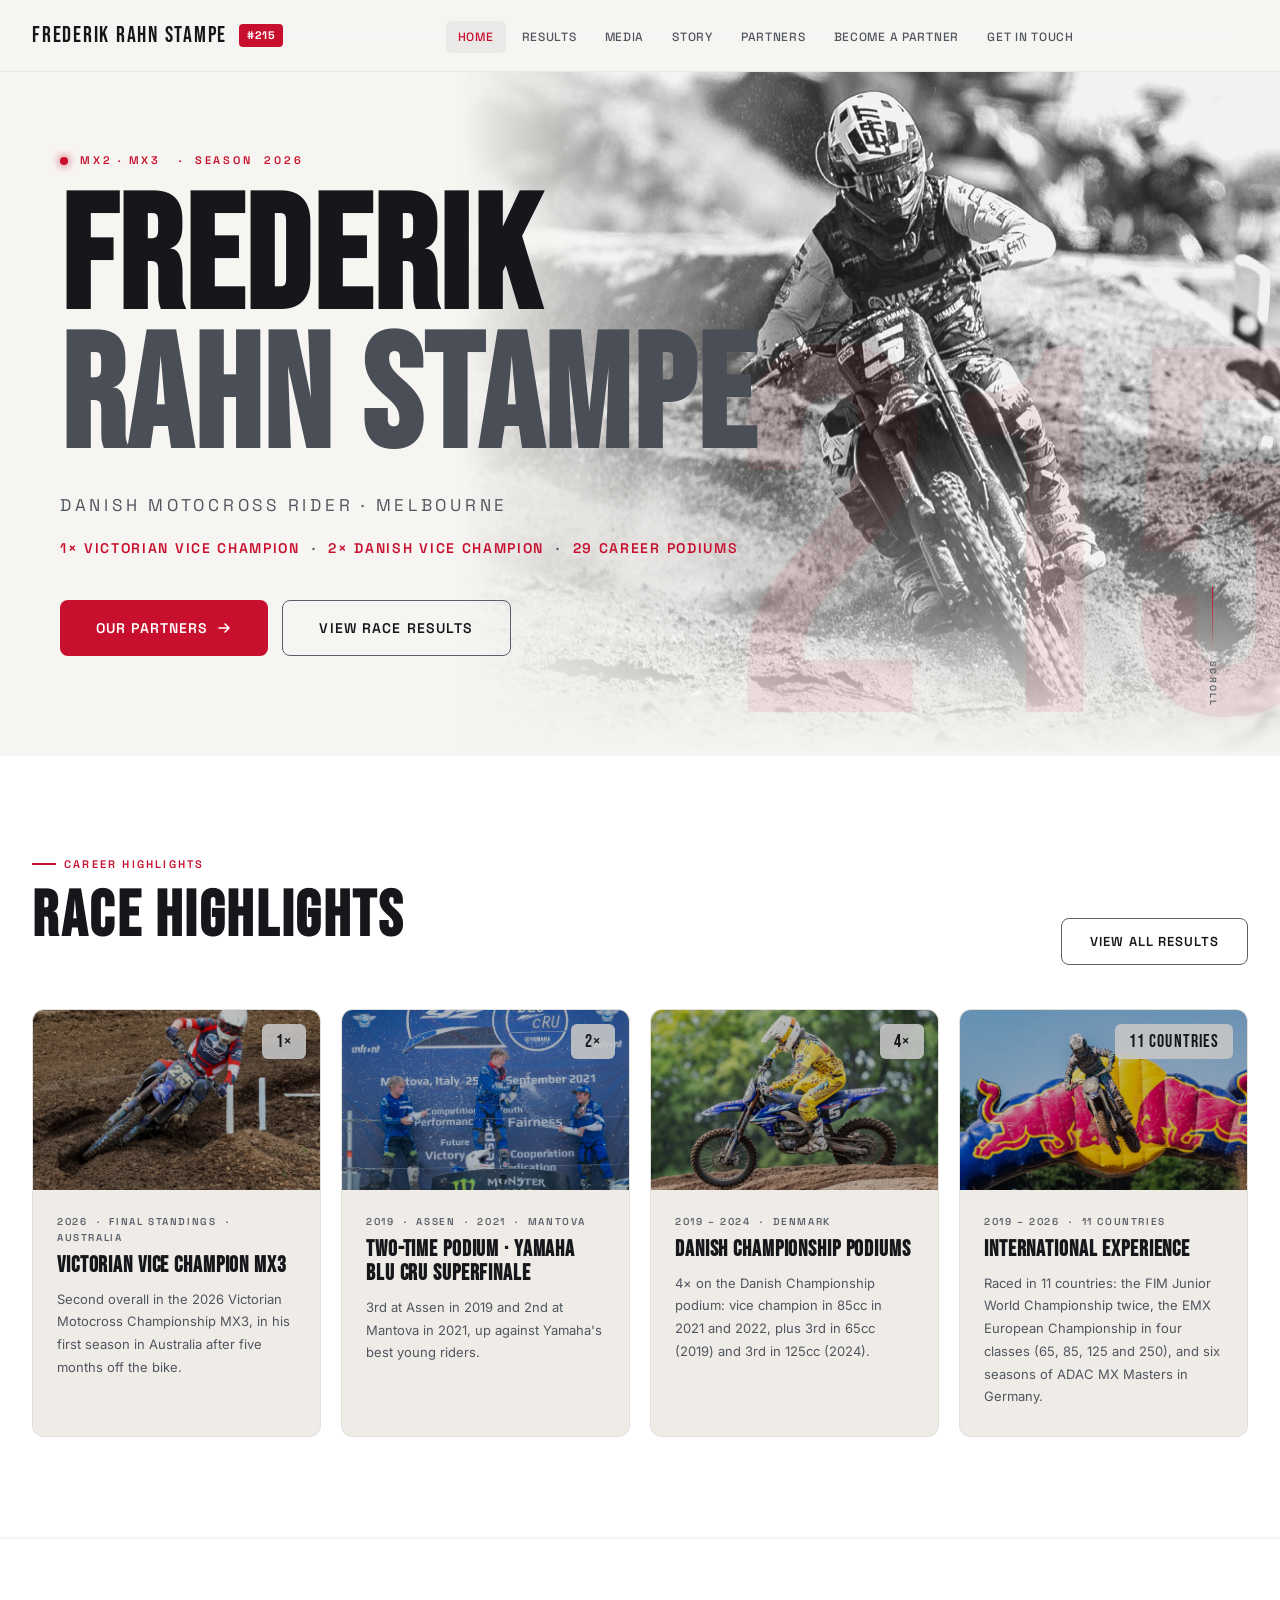
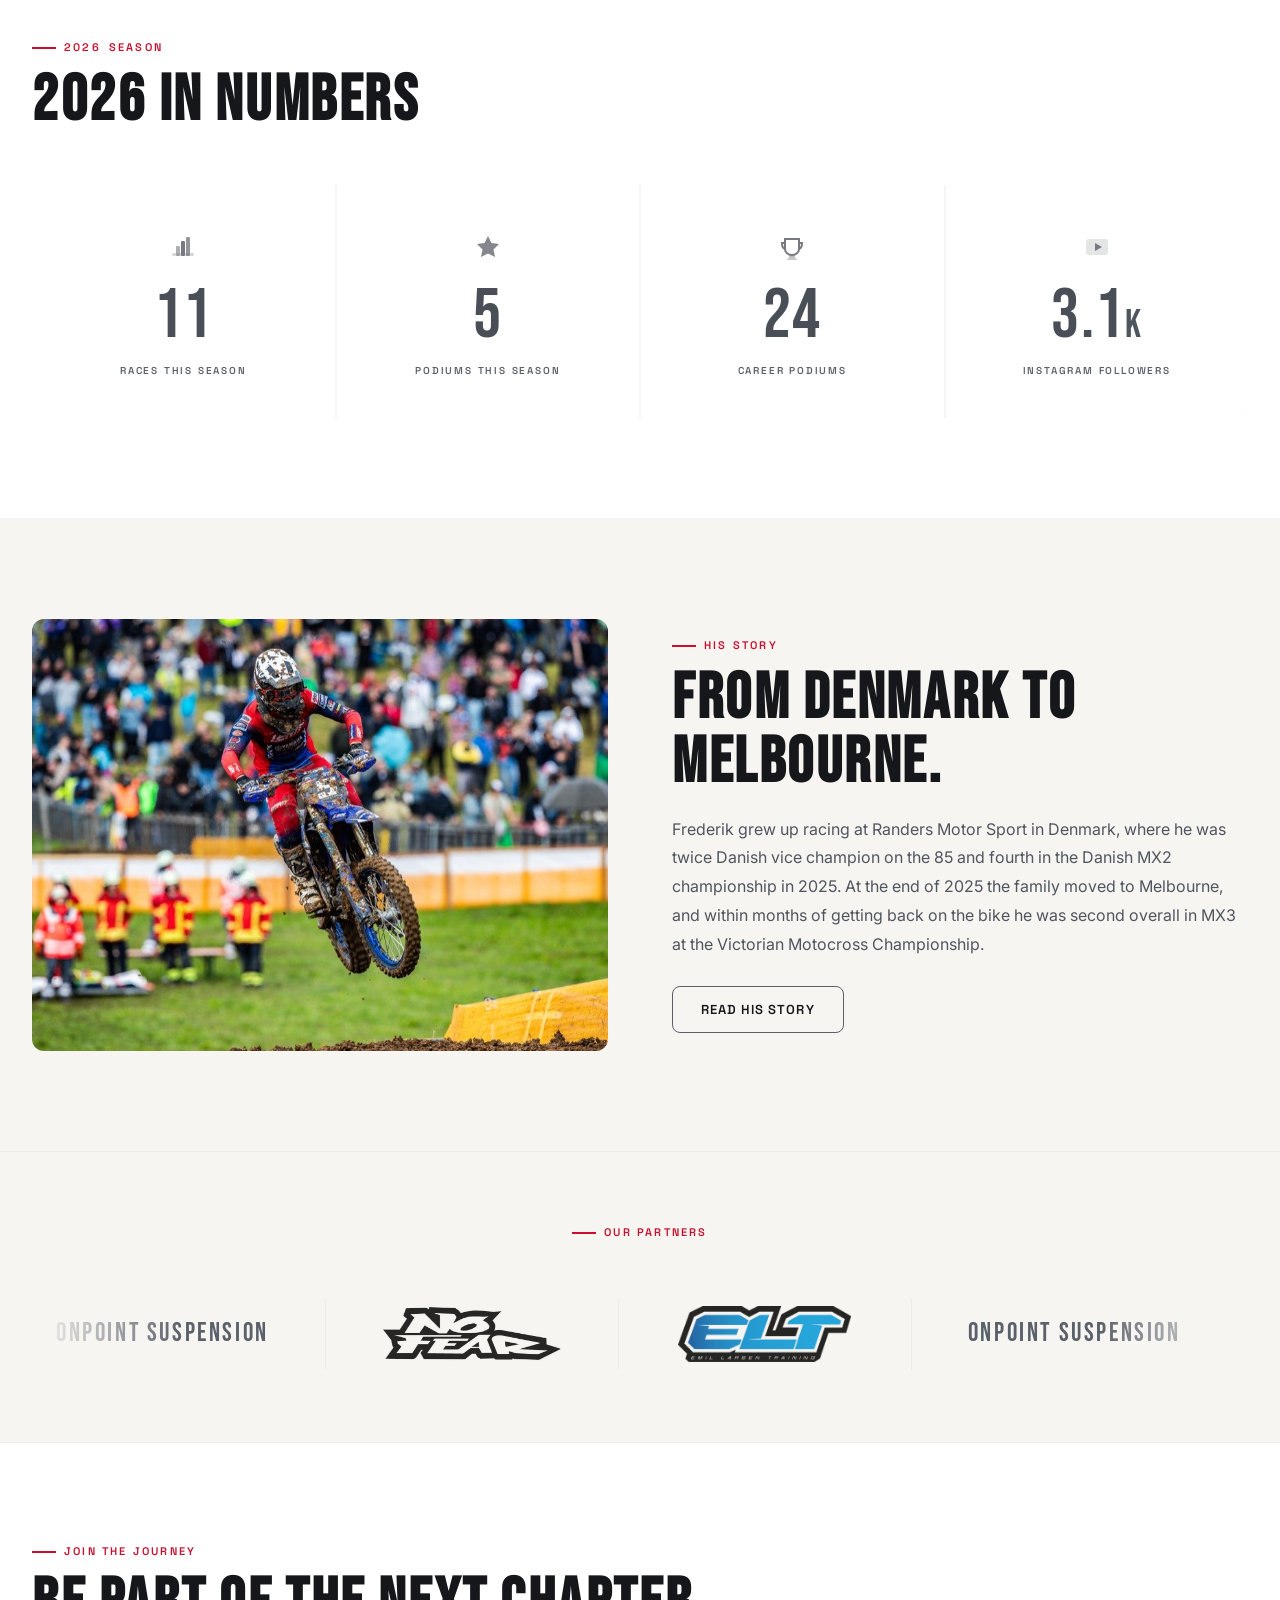
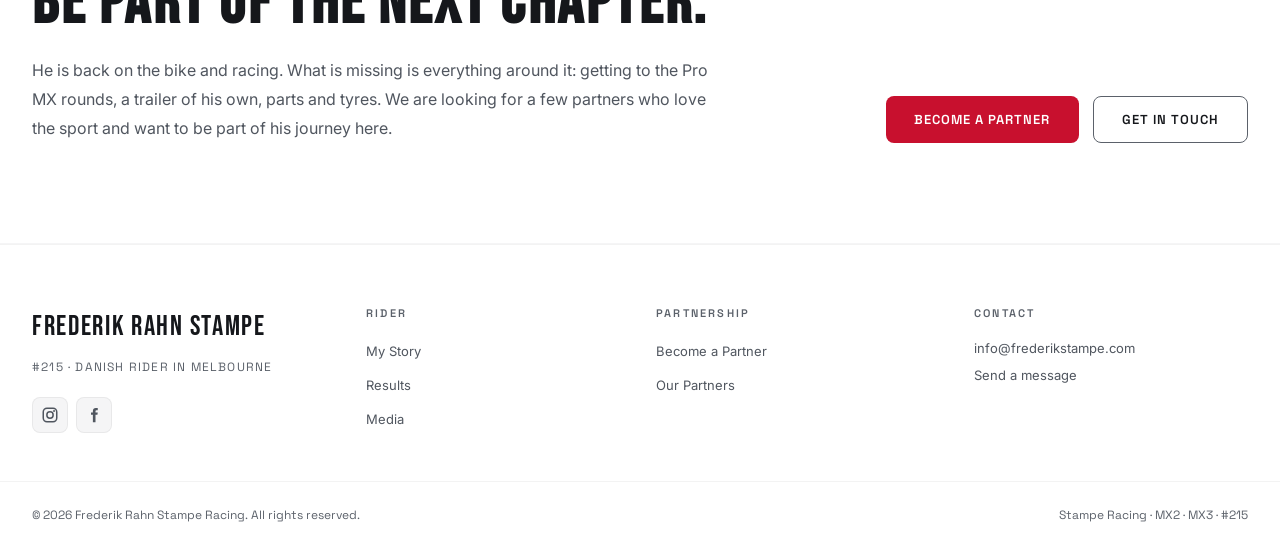
<file: index.html>
<!DOCTYPE html>
<html lang="en">
<head>
  <meta charset="UTF-8" />
  <meta name="viewport" content="width=device-width, initial-scale=1.0" />
  <title>Frederik Rahn Stampe #215 — Motocross Rider</title>
  <meta name="description" content="Frederik Rahn Stampe #215, a Danish motocross rider in Melbourne. 2026 Victorian MX3 vice champion and two-time Danish vice champion. Partner with him for 2027." />
  <meta property="og:title" content="Frederik Rahn Stampe #215 — Motocross Rider" />
  <meta property="og:description" content="Danish motocross rider in Melbourne. 2026 Victorian MX3 vice champion. Looking for partners for 2027." />
  <meta property="og:image" content="https://www.frederikstampe.com/images/hero.jpg" />
  <link rel="preconnect" href="https://fonts.googleapis.com" />
  <link rel="preconnect" href="https://fonts.gstatic.com" crossorigin />
  <link href="https://fonts.googleapis.com/css2?family=Bebas+Neue&family=Space+Grotesk:wght@300;400;500;600;700&family=Inter:wght@300;400;500;600&display=swap" rel="stylesheet" />
  <link rel="stylesheet" href="styles.css" />
</head>
<body>

<!-- ============================================================
     NAVIGATION
     ============================================================ -->
<nav id="nav">
  <div class="nav-inner">
    <div class="nav-logo">
      <span class="nav-logo-name" data-field="site-name">FREDERIK RAHN STAMPE</span>
      <span class="nav-logo-badge">#<span data-field="rider-number">215</span></span>
    </div>

    <ul class="nav-links">
      <li><a class="nav-link" data-page="home">Home</a></li>
      <li><a class="nav-link" data-page="results">Results</a></li>
      <li><a class="nav-link" data-page="media">Media</a></li>
      <li><a class="nav-link" data-page="story">Story</a></li>
      <li><a class="nav-link" data-page="sponsors">Partners</a></li>
      <li><a class="nav-link" data-page="sponsor-value">Become a Partner</a></li>
      <li><a class="nav-link" data-page="contact">Get in Touch</a></li>
    </ul>

    <div class="nav-cta">
      <button class="nav-hamburger" id="hamburger" aria-label="Toggle navigation">
        <span></span><span></span><span></span>
      </button>
    </div>
  </div>
</nav>

<!-- Mobile Nav Overlay -->
<div class="nav-mobile-overlay" id="mobileNavOverlay">
  <a class="mobile-nav-link" data-page="home">Home</a>
  <a class="mobile-nav-link" data-page="results">Results</a>
  <a class="mobile-nav-link" data-page="media">Media</a>
  <a class="mobile-nav-link" data-page="story">Story</a>
  <a class="mobile-nav-link" data-page="sponsors">Partners</a>
  <a class="mobile-nav-link" data-page="sponsor-value">Become a Partner</a>
  <a class="mobile-nav-link" data-page="contact">Get in Touch</a>
</div>


<!-- ============================================================
     PAGE 1: HOME
     ============================================================ -->
<div class="page" id="page-home">

  <!-- ── HERO ─────────────────────────────────────────────── -->
  <section class="hp-hero">
    <img class="hp-hero-bg" data-image="hero" alt="" />
    <div class="hp-hero-overlay"></div>
    <div class="hp-hero-number-bg" data-field="rider-number">215</div>

    <div class="hp-hero-content">
      <div class="hp-hero-eyebrow">
        <span class="hp-hero-dot"></span>
        <span data-field="rider-class">MX2</span> &nbsp;·&nbsp; Season <span data-field="current-season">2026</span>
      </div>

      <h1 class="hp-hero-name" id="hero-name">
        FREDERIK<br>
        <span>RAHN STAMPE</span>
      </h1>

      <p class="hp-hero-sub" data-field="hero-sub">Danish Motocross Rider · Melbourne</p>
      <p class="hp-hero-proof" id="hero-proof"></p>

      <div class="hp-hero-btns">
        <button class="btn btn-primary btn-lg" data-goto="sponsors">
          Our Partners
          <svg width="16" height="16" viewBox="0 0 16 16" fill="none">
            <path d="M3 8H13M13 8L9 4M13 8L9 12" stroke="currentColor" stroke-width="1.5" stroke-linecap="round" stroke-linejoin="round"/>
          </svg>
        </button>
        <button class="btn btn-outline btn-lg" data-goto="results">
          View Race Results
        </button>
      </div>
    </div>

    <div class="hp-hero-scroll">
      <div class="hp-hero-scroll-line"></div>
      <span>Scroll</span>
    </div>
  </section>

  <!-- ── CAREER HIGHLIGHTS ─────────────────────────────────── -->
  <section class="hp-highlights">
    <div class="container">
      <div class="hp-highlights-header">
        <div>
          <div class="section-label">Career Highlights</div>
          <h2 class="section-title">RACE HIGHLIGHTS</h2>
        </div>
        <button class="btn btn-outline" data-goto="results">View All Results</button>
      </div>

      <div class="hp-highlights-grid" id="home-highlights-container"></div>
    </div>
  </section>

  <!-- ── SEASON METRICS ────────────────────────────────────── -->
  <section class="hp-metrics">
    <div class="container">
      <div class="section-label"><span data-field="current-season">2026</span> Season</div>
      <h2 class="section-title"><span data-field="current-season">2026</span> IN NUMBERS</h2>

      <div class="hp-metrics-grid">

        <div class="hp-metric-card animate-fade-up">
          <div class="hp-metric-icon">
            <svg width="28" height="28" viewBox="0 0 28 28" fill="none"><rect x="3" y="20" width="22" height="3" rx="1.5" fill="currentColor" opacity=".3"/><rect x="7" y="13" width="4" height="10" rx="1" fill="currentColor" opacity=".6"/><rect x="12" y="8" width="4" height="15" rx="1" fill="currentColor"/><rect x="17" y="4" width="4" height="19" rx="1" fill="currentColor" opacity=".8"/></svg>
          </div>
          <div class="hp-metric-val"><span class="counter" id="metric-races" data-target="0">0</span></div>
          <div class="hp-metric-label">Races This Season</div>
        </div>

        <div class="hp-metric-card animate-fade-up animate-delay-1">
          <div class="hp-metric-icon">
            <svg width="28" height="28" viewBox="0 0 28 28" fill="none"><path d="M14 3L17.5 10L25 11L19.5 16.5L21 24L14 20.5L7 24L8.5 16.5L3 11L10.5 10L14 3Z" fill="currentColor" opacity=".9"/></svg>
          </div>
          <div class="hp-metric-val"><span class="counter" id="metric-podiums" data-target="0">0</span></div>
          <div class="hp-metric-label">Podiums This Season</div>
        </div>

        <div class="hp-metric-card animate-fade-up animate-delay-2">
          <div class="hp-metric-icon">
            <svg width="28" height="28" viewBox="0 0 28 28" fill="none"><path d="M7 6H21V16C21 19.3 17.9 22 14 22C10.1 22 7 19.3 7 16V6Z" stroke="currentColor" stroke-width="2" fill="none"/><path d="M7 10H4C4 10 4 15 7 16" stroke="currentColor" stroke-width="2" stroke-linecap="round"/><path d="M21 10H24C24 10 24 15 21 16" stroke="currentColor" stroke-width="2" stroke-linecap="round"/><rect x="11" y="22" width="6" height="3" rx="1" fill="currentColor" opacity=".5"/><rect x="9" y="25" width="10" height="2" rx="1" fill="currentColor" opacity=".4"/></svg>
          </div>
          <div class="hp-metric-val"><span class="counter" id="metric-career-podiums" data-target="0">0</span></div>
          <div class="hp-metric-label">Career Podiums</div>
        </div>

        <div class="hp-metric-card animate-fade-up animate-delay-3">
          <div class="hp-metric-icon">
            <svg width="28" height="28" viewBox="0 0 28 28" fill="none"><rect x="3" y="6" width="22" height="16" rx="3" fill="currentColor" opacity=".2"/><path d="M12 10L19 14L12 18V10Z" fill="currentColor"/></svg>
          </div>
          <div class="hp-metric-val" id="metric-followers">3.1<span style="font-size:0.55em;color:var(--text-2);">K</span></div>
          <div class="hp-metric-label">Instagram Followers</div>
        </div>

      </div>
    </div>
  </section>

  <!-- ── STORY TEASER ──────────────────────────────────────── -->
  <section class="hp-story">
    <div class="container photo-split">
      <img class="photo-split-img" data-image="homeStory" alt="" loading="lazy" />
      <div>
        <div class="section-label" data-field="home-story-label">His Story</div>
        <h2 class="section-title" data-field="home-story-heading">FROM DENMARK TO MELBOURNE.</h2>
        <p class="hp-split-text" data-field="home-story-text"></p>
        <button class="btn btn-outline photo-split-btn" data-goto="story">Read His Story</button>
      </div>
    </div>
  </section>

  <!-- ── SPONSOR LOGOS CAROUSEL ────────────────────────────── -->
  <section class="hp-carousel-section">
    <div class="hp-carousel-label">
      <div class="section-label" style="justify-content:center;">Our Partners</div>
    </div>
    <div class="hp-carousel-wrap">
      <div class="hp-carousel-track" id="carousel-track"></div>
    </div>
  </section>

  <!-- ── JOIN THE JOURNEY ──────────────────────────────────── -->
  <section class="hp-support">
    <div class="container hp-split">
      <div>
        <div class="section-label" data-field="home-support-label">Join the Journey</div>
        <h2 class="section-title" data-field="home-support-heading">BE PART OF THE NEXT CHAPTER.</h2>
        <p class="hp-split-text" data-field="home-support-text"></p>
      </div>
      <div class="hp-split-btns">
        <button class="btn btn-primary" data-goto="sponsor-value">Become a Partner</button>
        <button class="btn btn-outline" data-goto="contact">Get in Touch</button>
      </div>
    </div>
  </section>

  <!-- Footer -->
  <footer class="site-footer"></footer>
</div>


<!-- ============================================================
     PAGE 2: PARTNERSHIP
     ============================================================ -->
<div class="page" id="page-sponsor-value">

  <!-- ── HERO ─────────────────────────────────────────────── -->
  <section class="sv-hero">
    <div class="sv-hero-graphic" data-field="rider-number">215</div>
    <div class="container sv-hero-inner">
      <div class="sv-hero-text">
        <div class="section-label animate-fade-up"><span data-field="backing-hero-label"></span> · <span data-field="packages-season">2027</span> Season</div>
        <h1 class="sv-hero-title animate-fade-up animate-delay-1">
          <span data-field="backing-hero-title" style="color:inherit;"></span><br><span data-field="backing-hero-highlight"></span>
        </h1>
        <div class="sv-hero-intro animate-fade-up animate-delay-2" id="backing-intro-container"></div>
        <div class="sv-hero-btns animate-fade-up animate-delay-3">
          <button class="btn btn-primary btn-lg" data-goto="sponsor-value" data-scroll="partner-tiers">See the Packages</button>
          <button class="btn btn-outline btn-lg" data-goto="sponsors">Our Partners</button>
        </div>
      </div>
      <div class="sv-hero-kpis animate-fade-up animate-delay-2">
        <div class="sv-kpi">
          <div class="sv-kpi-num" data-field="title-count"></div>
          <div class="sv-kpi-label" data-field="title-label"></div>
        </div>
        <div class="sv-kpi">
          <div class="sv-kpi-num" data-field="career-podiums">0</div>
          <div class="sv-kpi-label">Career Podiums</div>
        </div>
        <div class="sv-kpi">
          <div class="sv-kpi-num" data-field="career-seasons">8</div>
          <div class="sv-kpi-label">Seasons Racing</div>
        </div>
        <div class="sv-kpi">
          <div class="sv-kpi-num" data-field="career-country-count">0</div>
          <div class="sv-kpi-label">Countries Raced</div>
        </div>
      </div>
    </div>
  </section>

  <!-- ── PARTNER TIERS ─────────────────────────────────────── -->
  <section class="sv-section" id="partner-tiers" style="background:var(--bg);">
    <div class="container">
      <div class="section-label" data-field="packages-label"></div>
      <h2 class="section-title" data-field="packages-heading"></h2>
      <p class="section-subtitle" data-field="packages-subtitle"></p>

      <!-- One card per tier, built from SITE_DATA.packages.tiers -->
      <div class="sv-pkg-grid" id="sv-packages-container"></div>

      <div class="sv-pkg-enquire">
        <a class="btn btn-primary btn-lg sv-pkg-enquire-btn" id="packages-enquire-btn"></a>
        <p class="sv-pkg-enquire-text" data-field="packages-enquire-text"></p>
        <button class="sv-pkg-link" data-goto="sponsors">See how our partners are shown on the site →</button>
      </div>

      <ul class="sv-pkg-notes" id="sv-packages-notes"></ul>
      <p class="sv-pkg-note" data-field="backing-packages-note"></p>
    </div>
  </section>

  <!-- ── LETTER FROM THE FAMILY ────────────────────────────── -->
  <section class="sv-section" style="background:var(--bg-2);">
    <div class="container" style="max-width:820px;">
      <div class="section-label" data-field="backing-letter-label"></div>
      <h2 class="section-title" data-field="backing-letter-heading"></h2>
      <img class="page-photo" data-image="partnershipLetter" alt="" loading="lazy" />
      <div id="backing-letter-container"></div>
      <p class="bio-text" style="font-style:italic;">— <span data-field="backing-letter-signoff"></span></p>
    </div>
  </section>

  <!-- ── WHAT SUPPORT PAYS FOR ─────────────────────────────── -->
  <section class="sv-section" style="background:var(--bg);">
    <div class="container">
      <div class="section-label" data-field="backing-needs-label"></div>
      <h2 class="section-title" data-field="backing-needs-heading"></h2>
      <p class="section-subtitle" data-field="backing-needs-subtitle"></p>
      <div class="sv-vis-row sv-vis-row-4" id="backing-needs-container"></div>
    </div>
  </section>

  <!-- ── PARTNER NETWORK ───────────────────────────────────── -->
  <section class="sv-section" style="background:var(--bg-2);">
    <div class="container" style="max-width:820px;">
      <div class="section-label" data-field="backing-network-label"></div>
      <h2 class="section-title" data-field="backing-network-heading"></h2>
      <div id="backing-network-container"></div>
    </div>
  </section>

  <!-- ── CTA BANNER ────────────────────────────────────────── -->
  <div class="sv-cta">
    <div class="container sv-cta-inner">
      <div>
        <div class="section-label" style="color:var(--sand-dark);">Next Step</div>
        <h2 class="sv-cta-title" data-field="backing-cta-title"></h2>
        <p class="sv-cta-sub" data-field="backing-cta-text"></p>
      </div>
      <div class="sv-cta-btns">
        <button class="btn btn-primary btn-lg" data-goto="contact">Get in Touch</button>
        <button class="btn btn-outline btn-lg" data-goto="results">View Results</button>
      </div>
    </div>
  </div>

  <!-- Footer -->
  <footer class="site-footer"></footer>
</div>


<!-- ============================================================
     PAGE 3: RACE RESULTS
     ============================================================ -->
<div class="page" id="page-results">
  <section class="section">
    <div class="container">
      <div class="page-header animate-fade-up">
        <div class="page-header-inner">
          <div>
            <div class="section-label" data-field="results-season-label">Season 2026</div>
            <h1 class="section-title" style="font-size: clamp(40px,6vw,80px);">RACE RESULTS</h1>
            <!-- The season's most important results, filled from data.js -->
            <div class="season-key-results" id="results-key-results"></div>
          </div>
        </div>
      </div>

      <img class="page-photo page-photo-wide animate-fade-up" data-image="resultsBanner" alt="" loading="lazy" style="object-position: center 7%;" />

      <!-- Season picker -->
      <div class="season-tabs animate-fade-up" data-season-tabs aria-label="Choose a season"></div>

      <!-- Results Table -->
      <div class="results-table-wrap animate-fade-up">
        <table class="results-table">
          <thead>
            <tr>
              <th>#</th>
              <th>Event</th>
              <th>Country</th>
              <th>Date</th>
              <th>Championship</th>
              <th>Result</th>
            </tr>
          </thead>
          <tbody id="results-tbody"></tbody>
        </table>
      </div>

    </div>
  </section>

  <footer class="site-footer"></footer>
</div>


<!-- ============================================================
     PAGE 4: MEDIA
     ============================================================ -->
<div class="page" id="page-media">
  <section class="section">
    <div class="container">
      <div class="page-header animate-fade-up">
        <div class="page-header-inner">
          <div>
            <div class="section-label">Press &amp; Media</div>
            <h1 class="section-title" style="font-size: clamp(40px,6vw,80px);">MEDIA GALLERY</h1>
          </div>

        </div>
      </div>

      <!-- Gallery Grid -->
      <div class="gallery-grid animate-fade-up" id="gallery-container"></div>

      <!-- Press Kit Bar -->
      <div class="press-kit-bar animate-fade-up">
        <div class="press-kit-text">
          <h3>Need a photo?</h3>
          <p>Partners, clubs and press can use these photos. Email us and we will send the full-size files and a short bio.</p>
        </div>
        <a class="btn btn-primary btn-lg" href="mailto:info@frederikstampe.com?subject=Photos">Ask for photos</a>
      </div>
    </div>
  </section>

  <footer class="site-footer"></footer>
</div>


<!-- ============================================================
     PAGE 6: STORY
     ============================================================ -->
<div class="page" id="page-story">

  <!-- Quote Hero -->
  <div class="story-quote">
    <img data-image="storyQuote" alt="" />
    <div class="story-quote-inner">
      <h2 class="story-quote-text animate-fade-up">
        "Did I give it<br><em>everything</em><br>I've got?"
      </h2>
      <p class="story-quote-attr animate-fade-up animate-delay-2">— The question Frederik asks himself after every race. #<span data-field="rider-number">215</span></p>
    </div>
  </div>

  <!-- Bio Section -->
  <section class="section" style="background: var(--bg);">
    <div class="container">
      <div class="bio-grid">
        <div class="bio-img animate-fade-up">
          <img data-image="portrait" alt="" loading="lazy" />
          <div class="bio-img-frame"></div>
        </div>
        <div class="bio-content animate-fade-up animate-delay-2">
          <div class="bio-tag">About Frederik</div>
          <h2 class="bio-heading" data-field="bio-heading"></h2>
          <div id="bio-text-container"></div>
        </div>
      </div>

      <div class="photo-strip animate-fade-up">
        <img data-image="storyStrip1" alt="" loading="lazy" />
        <img data-image="storyStrip2" alt="" loading="lazy" />
        <img data-image="storyStrip3" alt="" loading="lazy" />
      </div>
    </div>
  </section>

  <!-- Full-Bleed Banner -->
  <div class="story-banner">
    <img data-image="storyBanner" alt="" loading="lazy" style="object-position: center 15%;" />
    <div class="story-banner-overlay">
      <div class="story-banner-text animate-fade-up">
        <span data-field="career-seasons">8</span> SEASONS.<br><span><span data-field="career-country-count">12</span> COUNTRIES.</span><br>ONE GOAL.
      </div>
    </div>
  </div>

  <!-- Timeline -->
  <section class="section" style="background: var(--bg-2); border-top:1px solid rgba(21,23,27,0.04);">
    <div class="container-sm">
      <div class="section-header animate-fade-up">
        <div class="section-label">Career</div>
        <h2 class="section-title">THE JOURNEY</h2>
        <p class="section-subtitle" data-field="timeline-subtitle"></p>
      </div>

      <div class="timeline" id="story-timeline"></div>
    </div>
  </section>

  <footer class="site-footer"></footer>
</div>


<!-- ============================================================
     PAGE 7: SPONSORS
     ============================================================ -->
<div class="page" id="page-sponsors">
  <section class="section">
    <div class="container">
      <div class="page-header animate-fade-up">
        <div class="page-header-inner">
          <div>
            <div class="section-label">Team</div>
            <h1 class="section-title" style="font-size: clamp(40px,6vw,80px);">OUR PARTNERS</h1>
            <p class="section-subtitle">The businesses behind Frederik's racing in Australia. Get to know them.</p>
          </div>
        </div>
      </div>

      <!-- One section per tier that has partners, built from
           SITE_DATA.partners -->
      <div class="sponsor-tiers" id="partner-tiers-container"></div>

      <!-- CTA, with a photo beside it -->
      <div class="cta-section cta-photo-split animate-fade-up">
        <img class="cta-photo" data-image="partnersBanner" alt="" loading="lazy" />
        <div class="cta-photo-body">
          <div class="section-label" style="margin-bottom:16px;">2027 Season</div>
          <div class="cta-title" data-field="backing-sponsors-cta-title"></div>
          <p class="cta-text" data-field="backing-sponsors-cta-text"></p>
          <div class="cta-actions">
            <button class="btn btn-primary btn-lg" data-goto="sponsor-value" data-scroll="partner-tiers">See Partner Packages</button>
          </div>
        </div>
      </div>
    </div>
  </section>

  <footer class="site-footer"></footer>
</div>


<!-- ============================================================
     PARTNER PAGE — one page per partner with `page` content in
     SITE_DATA.partners, at #partner-<id>. Not in the menu: opened
     from the partner's card on the Partners page.
     ============================================================ -->
<div class="page" id="page-partner">
  <section class="section">
    <div class="container" id="partner-page-container"></div>
  </section>

  <footer class="site-footer"></footer>
</div>


<!-- ============================================================
     PAGE 8: DASHBOARD
     ============================================================ -->
<div class="page" id="page-dashboard">
  <section class="section">
    <div class="container">
      <div class="page-header animate-fade-up">
        <div class="page-header-inner">
          <div>
            <div class="section-label">Partner Portal</div>
            <h1 class="section-title" style="font-size: clamp(40px,6vw,80px);">PARTNER REPORT</h1>
            <p class="section-subtitle">Real-time analytics and performance tracking for all partnership campaigns.</p>
          </div>
          <div style="display:flex; align-items:center; gap:12px;">
            <span class="badge badge-green">● Live Data</span>
            <span style="font-family:'Space Grotesk',sans-serif; font-size:12px; color:var(--text-3);">Last updated: Today</span>
          </div>
        </div>
      </div>

      <div class="dashboard-layout">

        <!-- Sidebar -->
        <div class="dashboard-sidebar animate-fade-up">
          <div style="font-family:'Space Grotesk',sans-serif; font-size:11px; font-weight:600; letter-spacing:0.15em; text-transform:uppercase; color:var(--text-3); margin-bottom:4px; padding:0 4px;">Key Metrics</div>
          <div id="dashboard-sidebar-container"></div>
        </div>

        <!-- Main Content -->
        <div class="dashboard-main animate-fade-up animate-delay-2">

          <!-- Tabs -->
          <div class="dashboard-tabs">
            <button class="dash-tab active">Overview</button>
            <button class="dash-tab">Reach</button>
            <button class="dash-tab">Content</button>
            <button class="dash-tab">Reports</button>
          </div>

          <!-- Monthly Reach Chart -->
          <div class="bar-chart-card animate-bars">
            <div class="bar-chart-header">
              <div>
                <div class="bar-chart-title">Monthly Reach — 2025</div>
                <div style="font-family:'Space Grotesk',sans-serif; font-size:12px; color:var(--text-3); margin-top:2px;">Total audience reach across all platforms</div>
              </div>
              <span class="badge badge-green">+23% YoY</span>
            </div>
            <div class="bar-chart-area" id="monthly-chart-container"></div>
          </div>

          <!-- Platform Breakdown -->
          <div class="platform-table-card">
            <div style="padding:20px 20px 0; font-family:'Space Grotesk',sans-serif; font-size:14px; font-weight:600; color:var(--text); border-bottom:1px solid rgba(21,23,27,0.05); padding-bottom:14px; margin-bottom:0;">Platform Breakdown</div>
            <table class="platform-table">
              <thead>
                <tr>
                  <th>Platform</th>
                  <th>Followers</th>
                  <th>Avg Reach</th>
                  <th>Engagement</th>
                  <th>Growth</th>
                </tr>
              </thead>
              <tbody id="platform-tbody"></tbody>
            </table>
          </div>

          <!-- Campaign Performance -->
          <div class="campaign-table-card">
            <div style="padding:20px 20px 14px; font-family:'Space Grotesk',sans-serif; font-size:14px; font-weight:600; color:var(--text); border-bottom:1px solid rgba(21,23,27,0.05);">Campaign Performance</div>
            <table class="platform-table">
              <thead>
                <tr>
                  <th>Campaign</th>
                  <th>Impressions</th>
                  <th>Clicks</th>
                  <th>CTR</th>
                  <th>Status</th>
                </tr>
              </thead>
              <tbody id="campaign-tbody"></tbody>
            </table>
          </div>

          <!-- Premium Locked Section -->
          <div class="premium-locked">
            <div class="premium-locked-content">
              <div style="font-family:'Space Grotesk',sans-serif; font-size:15px; font-weight:600; color:var(--text); margin-bottom:16px;">Advanced Analytics</div>
              <div style="display:grid; grid-template-columns:repeat(3,1fr); gap:12px;">
                <div style="background:var(--bg-3); border-radius:8px; padding:16px; height:80px;"></div>
                <div style="background:var(--bg-3); border-radius:8px; padding:16px; height:80px;"></div>
                <div style="background:var(--bg-3); border-radius:8px; padding:16px; height:80px;"></div>
              </div>
              <div style="margin-top:16px; height:120px; background:var(--bg-3); border-radius:8px;"></div>
            </div>
            <div class="premium-locked-overlay">
              <div class="premium-locked-icon"><svg width="20" height="20" viewBox="0 0 24 24" fill="none" stroke="currentColor" stroke-width="1.8" stroke-linecap="round" stroke-linejoin="round" aria-hidden="true"><rect x="5" y="11" width="14" height="10" rx="2"/><path d="M8 11V7a4 4 0 0 1 8 0v4"/></svg></div>
              <div class="premium-locked-title">PREMIUM ANALYTICS</div>
              <p class="premium-locked-text">Unlock full audience demographics, conversion tracking, competitor benchmarking and custom reports.</p>
              <button class="btn btn-primary" data-goto="contact">Upgrade to Official Partner</button>
            </div>
          </div>

        </div>
      </div>
    </div>
  </section>

  <footer class="site-footer"></footer>
</div>


<!-- ============================================================
     PAGE 9: CONTACT
     ============================================================ -->
<div class="page" id="page-contact">
  <section class="section">
    <div class="container">
      <div class="page-header animate-fade-up">
        <div class="page-header-inner">
          <div>
            <div class="section-label" data-field="touch-label"></div>
            <h1 class="section-title" style="font-size: clamp(40px,6vw,80px);" data-field="touch-heading"></h1>
            <p class="section-subtitle" data-field="touch-subtitle"></p>
          </div>
        </div>
      </div>

      <!-- Ways to reach Frederik: Instagram, email, Facebook -->
      <div class="contact-channels animate-fade-up" id="touch-channels-container"></div>

      <!-- Photo beside the other ways to connect -->
      <div class="contact-more animate-fade-up">
        <img class="contact-photo" data-image="contact" alt="" loading="lazy" />
        <div class="contact-ways" id="touch-ways-container"></div>
      </div>
    </div>
  </section>

  <footer class="site-footer"></footer>
</div>


<!-- Inline page transition CSS patch -->
<style>
  .page { transition: opacity 0.35s ease, transform 0.35s ease; }
</style>

<script src="data.js"></script>
<script src="app.js"></script>

<!-- Visitor stats (GoatCounter). app.js counts each page switch itself. -->
<script>window.goatcounter = { no_onload: true };</script>
<script data-goatcounter="https://frederikstampe.goatcounter.com/count"
        async src="//gc.zgo.at/count.js"
        onload="flushPageView()"></script>
</body>
</html>
</file>
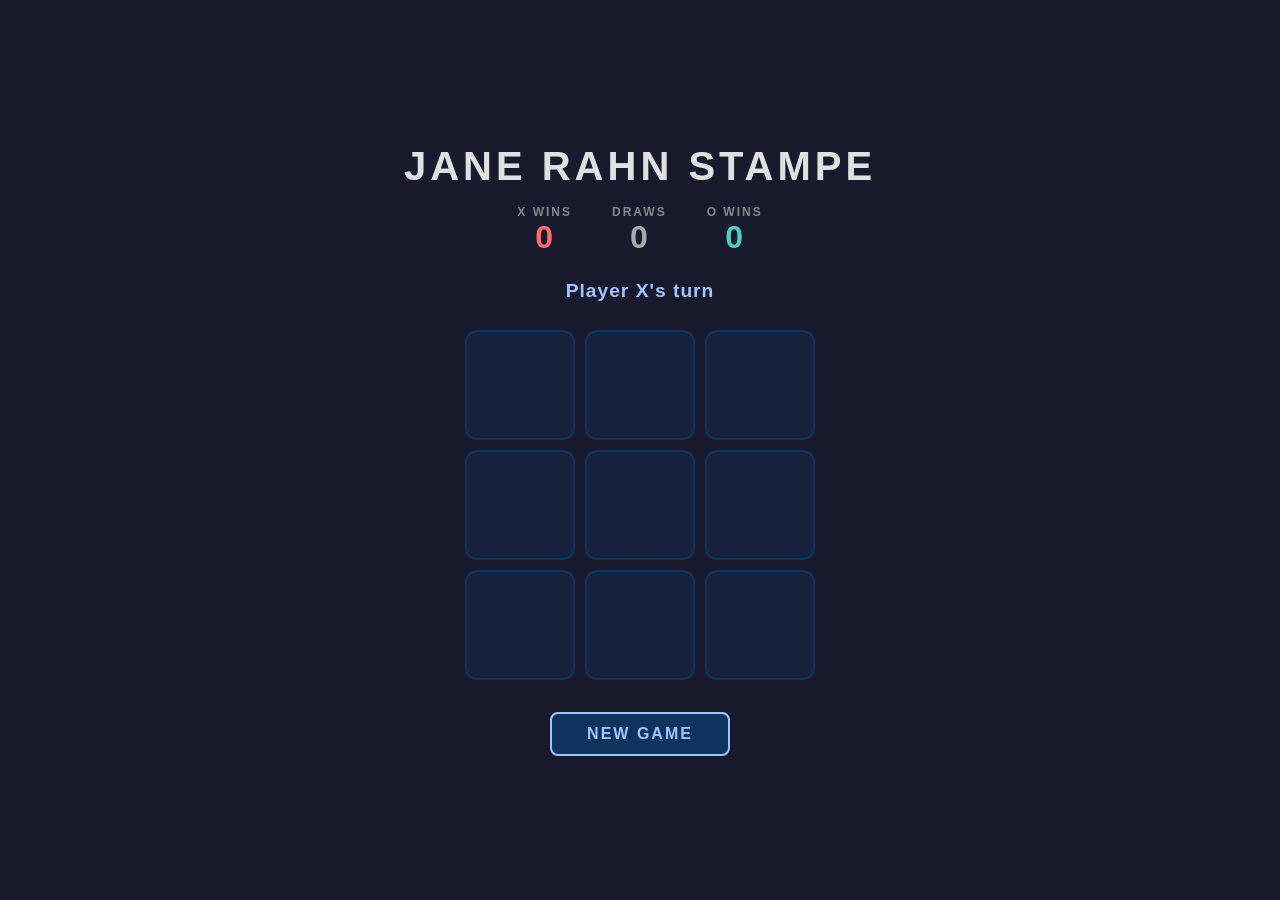
<file: tictactoe.html>
<!DOCTYPE html>
<html lang="en">
<head>
  <meta charset="UTF-8">
  <meta name="viewport" content="width=device-width, initial-scale=1.0">
  <title>Jane Rahn Stampe</title>
  <style>
    * {
      box-sizing: border-box;
      margin: 0;
      padding: 0;
    }

    body {
      min-height: 100vh;
      display: flex;
      flex-direction: column;
      align-items: center;
      justify-content: center;
      background: #1a1a2e;
      font-family: 'Segoe UI', sans-serif;
      color: #eee;
    }

    h1 {
      font-size: 2.5rem;
      margin-bottom: 1rem;
      letter-spacing: 4px;
      text-transform: uppercase;
      color: #e0e0e0;
    }

    #status {
      font-size: 1.2rem;
      margin-bottom: 1.5rem;
      min-height: 1.6rem;
      color: #a0c4ff;
      font-weight: 600;
      letter-spacing: 1px;
    }

    #board {
      display: grid;
      grid-template-columns: repeat(3, 110px);
      grid-template-rows: repeat(3, 110px);
      gap: 10px;
    }

    .cell {
      background: #16213e;
      border-radius: 12px;
      display: flex;
      align-items: center;
      justify-content: center;
      font-size: 3rem;
      font-weight: bold;
      cursor: pointer;
      transition: background 0.15s, transform 0.1s;
      user-select: none;
      border: 2px solid #0f3460;
    }

    .cell:hover:not(.taken) {
      background: #0f3460;
      transform: scale(1.05);
    }

    .cell.x {
      color: #ff6b6b;
    }

    .cell.o {
      color: #4ecdc4;
    }

    .cell.win {
      background: #0f3460;
      border-color: #a0c4ff;
      animation: pulse 0.5s ease;
    }

    @keyframes pulse {
      0%   { transform: scale(1); }
      50%  { transform: scale(1.1); }
      100% { transform: scale(1); }
    }

    #reset {
      margin-top: 2rem;
      padding: 0.7rem 2.2rem;
      font-size: 1rem;
      font-weight: 600;
      letter-spacing: 2px;
      text-transform: uppercase;
      background: #0f3460;
      color: #a0c4ff;
      border: 2px solid #a0c4ff;
      border-radius: 8px;
      cursor: pointer;
      transition: background 0.15s, color 0.15s;
    }

    #reset:hover {
      background: #a0c4ff;
      color: #0f3460;
    }

    #scoreboard {
      display: flex;
      gap: 2.5rem;
      margin-bottom: 1.5rem;
      font-size: 1rem;
      font-weight: 600;
      letter-spacing: 1px;
    }

    .score-box {
      text-align: center;
    }

    .score-box .label {
      font-size: 0.75rem;
      color: #888;
      text-transform: uppercase;
      letter-spacing: 2px;
    }

    .score-box .value {
      font-size: 2rem;
    }

    #score-x .value { color: #ff6b6b; }
    #score-o .value { color: #4ecdc4; }
    #score-draw .value { color: #aaa; }
  </style>
</head>
<body>
  <h1>Jane Rahn Stampe</h1>

  <div id="scoreboard">
    <div class="score-box" id="score-x">
      <div class="label">X Wins</div>
      <div class="value" id="x-count">0</div>
    </div>
    <div class="score-box" id="score-draw">
      <div class="label">Draws</div>
      <div class="value" id="draw-count">0</div>
    </div>
    <div class="score-box" id="score-o">
      <div class="label">O Wins</div>
      <div class="value" id="o-count">0</div>
    </div>
  </div>

  <div id="status">Player X's turn</div>

  <div id="board">
    <div class="cell" data-index="0"></div>
    <div class="cell" data-index="1"></div>
    <div class="cell" data-index="2"></div>
    <div class="cell" data-index="3"></div>
    <div class="cell" data-index="4"></div>
    <div class="cell" data-index="5"></div>
    <div class="cell" data-index="6"></div>
    <div class="cell" data-index="7"></div>
    <div class="cell" data-index="8"></div>
  </div>

  <button id="reset">New Game</button>

  <script>
    const WINNING_COMBOS = [
      [0,1,2],[3,4,5],[6,7,8], // rows
      [0,3,6],[1,4,7],[2,5,8], // cols
      [0,4,8],[2,4,6]          // diagonals
    ];

    let board, currentPlayer, gameOver;
    let scores = { X: 0, O: 0, Draw: 0 };

    const cells = document.querySelectorAll('.cell');
    const status = document.getElementById('status');
    const xCount = document.getElementById('x-count');
    const oCount = document.getElementById('o-count');
    const drawCount = document.getElementById('draw-count');

    function init() {
      board = Array(9).fill(null);
      currentPlayer = 'X';
      gameOver = false;
      cells.forEach(cell => {
        cell.textContent = '';
        cell.className = 'cell';
      });
      status.textContent = "Player X's turn";
    }

    function checkWinner() {
      for (const [a, b, c] of WINNING_COMBOS) {
        if (board[a] && board[a] === board[b] && board[a] === board[c]) {
          return { winner: board[a], combo: [a, b, c] };
        }
      }
      if (board.every(v => v !== null)) return { winner: 'Draw' };
      return null;
    }

    function handleClick(e) {
      const cell = e.currentTarget;
      const index = parseInt(cell.dataset.index);
      if (gameOver || board[index]) return;

      board[index] = currentPlayer;
      cell.textContent = currentPlayer;
      cell.classList.add(currentPlayer.toLowerCase(), 'taken');

      const result = checkWinner();

      if (result) {
        gameOver = true;
        if (result.winner === 'Draw') {
          status.textContent = "It's a draw!";
          scores.Draw++;
          drawCount.textContent = scores.Draw;
        } else {
          status.textContent = `Player ${result.winner} wins!`;
          result.combo.forEach(i => cells[i].classList.add('win'));
          scores[result.winner]++;
          if (result.winner === 'X') xCount.textContent = scores.X;
          else oCount.textContent = scores.O;
        }
      } else {
        currentPlayer = currentPlayer === 'X' ? 'O' : 'X';
        status.textContent = `Player ${currentPlayer}'s turn`;
      }
    }

    cells.forEach(cell => cell.addEventListener('click', handleClick));
    document.getElementById('reset').addEventListener('click', init);

    init();
  </script>
</body>
</html>
</file>
<file: styles.css>
/* ============================================================
   FREDERIK RAHN STAMPE #74 — ATHLETE WEBSITE
   Complete Design System & Styles
   ============================================================ */

/* --- Google Fonts --- */
@import url('https://fonts.googleapis.com/css2?family=Bebas+Neue&family=Space+Grotesk:wght@300;400;500;600;700&family=Inter:wght@300;400;500;600&display=swap');

/* --- CSS Custom Properties --- */
:root {
  --bg: #f7f5f2;
  --bg-2: #ffffff;
  --bg-3: #efebe6;
  --bg-4: #e4dfd8;
  --sand: #4a4f57;
  --sand-light: #2b2f36;
  --sand-dark: #9aa0a8;
  --gold: #c8102e;
  --gold-light: #e0263f;
  --gold-dark: #9e0b23;
  --text: #15171b;
  --text-2: #50565f;
  --text-3: #5b616a;
  --accent: #c8102e;
  --danger: #e05555;
  --success: #5ea87a;
  --nav-h: 72px;
  --radius: 8px;
  --radius-lg: 16px;
  --transition: 0.3s cubic-bezier(0.4, 0, 0.2, 1);
  --shadow: 0 4px 24px rgba(21,23,27,0.10);
  --shadow-lg: 0 8px 48px rgba(21,23,27,0.14);
  --glow: 0 0 40px rgba(200,16,46,0.15);
}

/* --- Reset & Base --- */
*, *::before, *::after {
  box-sizing: border-box;
  margin: 0;
  padding: 0;
}

html {
  scroll-behavior: smooth;
  font-size: 16px;
}

body {
  background: var(--bg);
  color: var(--text);
  font-family: 'Inter', sans-serif;
  line-height: 1.6;
  overflow-x: hidden;
  min-height: 100vh;
}

/* --- Custom Scrollbar --- */
::-webkit-scrollbar { width: 6px; }
::-webkit-scrollbar-track { background: var(--bg-2); }
::-webkit-scrollbar-thumb { background: var(--sand-dark); border-radius: 3px; }
::-webkit-scrollbar-thumb:hover { background: var(--sand); }

/* --- Typography --- */
.font-display { font-family: 'Bebas Neue', sans-serif; letter-spacing: 0.04em; }
.font-ui { font-family: 'Space Grotesk', sans-serif; }
.font-body { font-family: 'Inter', sans-serif; }

h1, h2, h3 { font-family: 'Bebas Neue', sans-serif; letter-spacing: 0.04em; line-height: 1; }
h4, h5, h6, label, .label { font-family: 'Space Grotesk', sans-serif; }
p { font-family: 'Inter', sans-serif; }

a { color: inherit; text-decoration: none; }
img { display: block; max-width: 100%; }
button { cursor: pointer; border: none; background: none; font-family: inherit; }

/* --- Utility Classes --- */
.container { max-width: 1280px; margin: 0 auto; padding: 0 32px; }
.container-sm { max-width: 960px; margin: 0 auto; padding: 0 32px; }
.sr-only { position: absolute; width: 1px; height: 1px; overflow: hidden; clip: rect(0,0,0,0); }

.text-gold { color: var(--gold); }
.text-sand { color: var(--sand); }
.text-muted { color: var(--text-2); }
.text-dim { color: var(--text-3); }

.badge {
  display: inline-flex;
  align-items: center;
  gap: 6px;
  padding: 4px 12px;
  border-radius: 100px;
  font-family: 'Space Grotesk', sans-serif;
  font-size: 11px;
  font-weight: 600;
  letter-spacing: 0.08em;
  text-transform: uppercase;
}
.badge-gold { background: rgba(200,16,46,0.15); color: var(--gold); border: 1px solid rgba(200,16,46,0.3); }
.badge-sand { background: rgba(74,79,87,0.1); color: var(--sand); border: 1px solid rgba(74,79,87,0.2); }
.badge-green { background: rgba(94,168,122,0.15); color: var(--success); border: 1px solid rgba(94,168,122,0.3); }
.badge-dim { background: rgba(107,113,123,0.2); color: var(--text-3); border: 1px solid rgba(107,113,123,0.3); }

/* --- Buttons --- */
.btn {
  display: inline-flex;
  align-items: center;
  gap: 8px;
  padding: 14px 28px;
  border-radius: var(--radius);
  font-family: 'Space Grotesk', sans-serif;
  font-size: 13px;
  font-weight: 600;
  letter-spacing: 0.08em;
  text-transform: uppercase;
  transition: var(--transition);
  cursor: pointer;
  border: none;
}
.btn-primary {
  background: var(--gold);
  color: #ffffff;
}
.btn-primary:hover {
  background: var(--gold-light);
  transform: translateY(-2px);
  box-shadow: 0 8px 24px rgba(200,16,46,0.35);
}
.btn-outline {
  background: transparent;
  color: var(--text);
  border: 1px solid var(--text-3);
}
.btn-outline:hover {
  border-color: var(--sand);
  color: var(--sand);
  transform: translateY(-2px);
}
.btn-ghost {
  background: rgba(21,23,27,0.05);
  color: var(--text);
  border: 1px solid rgba(21,23,27,0.08);
}
.btn-ghost:hover {
  background: rgba(21,23,27,0.08);
  border-color: rgba(74,79,87,0.3);
}
.btn-lg { padding: 18px 36px; font-size: 14px; }
.btn-sm { padding: 10px 20px; font-size: 12px; }

/* --- Cards --- */
.card {
  background: var(--bg-2);
  border: 1px solid rgba(21,23,27,0.06);
  border-radius: var(--radius-lg);
  overflow: hidden;
  transition: var(--transition);
}
.card:hover {
  border-color: rgba(74,79,87,0.15);
  transform: translateY(-4px);
  box-shadow: var(--shadow-lg);
}
.card-body { padding: 28px; }
.card-inner { padding: 24px; }

/* --- Section Layouts --- */
.section { padding: 100px 0; }
/* The page already leaves room for the fixed nav and each page
   header has its own top padding, so the first section adds none. */
.page > .section:first-child { padding-top: 0; }
.section-sm { padding: 64px 0; }
.section-header { margin-bottom: 60px; }
.section-label {
  font-family: 'Space Grotesk', sans-serif;
  font-size: 11px;
  font-weight: 600;
  letter-spacing: 0.2em;
  text-transform: uppercase;
  color: var(--gold);
  margin-bottom: 12px;
  display: flex;
  align-items: center;
  gap: 8px;
}
.section-label::before {
  content: '';
  display: inline-block;
  width: 24px;
  height: 2px;
  background: var(--gold);
}
.section-title {
  font-family: 'Bebas Neue', sans-serif;
  font-size: clamp(40px, 5vw, 64px);
  color: var(--text);
  line-height: 1;
  margin-bottom: 16px;
}
.section-subtitle {
  font-family: 'Inter', sans-serif;
  font-size: 16px;
  color: var(--text-2);
  max-width: 560px;
  line-height: 1.7;
}

/* ============================================================
   NAVIGATION
   ============================================================ */
#nav {
  position: fixed;
  top: 0;
  left: 0;
  right: 0;
  z-index: 1000;
  height: var(--nav-h);
  background: rgba(247,245,242,0.85);
  backdrop-filter: blur(20px);
  -webkit-backdrop-filter: blur(20px);
  border-bottom: 1px solid rgba(21,23,27,0.06);
  transition: var(--transition);
}
#nav.scrolled {
  background: rgba(247,245,242,0.97);
  box-shadow: 0 4px 24px rgba(21,23,27,0.12);
}
.nav-inner {
  display: flex;
  align-items: center;
  justify-content: space-between;
  height: 100%;
  padding: 0 32px;
  max-width: 1400px;
  margin: 0 auto;
}
.nav-logo {
  display: flex;
  align-items: center;
  gap: 12px;
  cursor: pointer;
}
.nav-logo-name {
  font-family: 'Bebas Neue', sans-serif;
  font-size: 22px;
  letter-spacing: 0.08em;
  color: var(--text);
  line-height: 1;
}
.nav-logo-badge {
  background: var(--gold);
  color: #ffffff;
  font-family: 'Space Grotesk', sans-serif;
  font-size: 11px;
  font-weight: 700;
  padding: 3px 8px;
  border-radius: 4px;
  letter-spacing: 0.05em;
}
.nav-links {
  display: flex;
  align-items: center;
  gap: 4px;
  list-style: none;
}
.nav-links a {
  font-family: 'Space Grotesk', sans-serif;
  font-size: 12px;
  font-weight: 500;
  letter-spacing: 0.06em;
  text-transform: uppercase;
  color: var(--text-2);
  padding: 8px 12px;
  border-radius: 6px;
  transition: var(--transition);
  cursor: pointer;
}
.nav-links a:hover,
.nav-links a.active {
  color: var(--text);
  background: rgba(21,23,27,0.05);
}
.nav-links a.active { color: var(--gold); }
.nav-cta { display: flex; align-items: center; gap: 12px; }
.nav-hamburger {
  display: none;
  flex-direction: column;
  gap: 5px;
  cursor: pointer;
  padding: 8px;
}
.nav-hamburger span {
  display: block;
  width: 24px;
  height: 2px;
  background: var(--text);
  border-radius: 1px;
  transition: var(--transition);
}
.nav-hamburger.open span:nth-child(1) { transform: rotate(45deg) translate(5px, 5px); }
.nav-hamburger.open span:nth-child(2) { opacity: 0; }
.nav-hamburger.open span:nth-child(3) { transform: rotate(-45deg) translate(5px, -5px); }

/* Mobile Nav Overlay */
.nav-mobile-overlay {
  display: none;
  position: fixed;
  inset: 0;
  z-index: 999;
  background: rgba(247,245,242,0.98);
  backdrop-filter: blur(20px);
  flex-direction: column;
  align-items: center;
  justify-content: center;
  gap: 8px;
  opacity: 0;
  transition: opacity 0.3s ease;
}
.nav-mobile-overlay.open { opacity: 1; }
.nav-mobile-overlay a {
  font-family: 'Bebas Neue', sans-serif;
  font-size: 36px;
  letter-spacing: 0.06em;
  color: var(--text-2);
  transition: var(--transition);
  cursor: pointer;
}
.nav-mobile-overlay a:hover { color: var(--gold); }

/* ============================================================
   PAGE SYSTEM (SPA)
   ============================================================ */
.page {
  display: none;
  min-height: 100vh;
  opacity: 0;
  transform: translateY(16px);
  transition: opacity 0.4s ease, transform 0.4s ease;
  padding-top: var(--nav-h);
}
.page.active {
  display: block;
  opacity: 1;
  transform: translateY(0);
}
.page.entering {
  display: block;
  opacity: 0;
  transform: translateY(16px);
}

/* ============================================================
   ANIMATIONS
   ============================================================ */
@keyframes fadeUp {
  from { opacity: 0; transform: translateY(32px); }
  to { opacity: 1; transform: translateY(0); }
}
@keyframes fadeIn {
  from { opacity: 0; }
  to { opacity: 1; }
}
@keyframes slideRight {
  from { width: 0; }
  to { width: var(--target-w); }
}
@keyframes countUp {
  from { opacity: 0; transform: translateY(8px); }
  to { opacity: 1; transform: translateY(0); }
}
@keyframes pulse-dot {
  0%, 100% { transform: scale(1); opacity: 1; }
  50% { transform: scale(1.5); opacity: 0.5; }
}
@keyframes shimmer {
  0% { background-position: -200% center; }
  100% { background-position: 200% center; }
}
@keyframes float {
  0%, 100% { transform: translateY(0); }
  50% { transform: translateY(-12px); }
}
@keyframes barFill {
  from { width: 0%; }
  to { width: var(--bar-w); }
}
@keyframes barFillH {
  from { height: 0%; }
  to { height: var(--bar-h); }
}
@keyframes rotateSlow {
  from { transform: rotate(0deg); }
  to { transform: rotate(360deg); }
}

.animate-fade-up {
  opacity: 0;
  transform: translateY(32px);
  transition: opacity 0.6s ease, transform 0.6s ease;
}
.animate-fade-up.in-view {
  opacity: 1;
  transform: translateY(0);
}
.animate-delay-1 { transition-delay: 0.1s; }
.animate-delay-2 { transition-delay: 0.2s; }
.animate-delay-3 { transition-delay: 0.3s; }
.animate-delay-4 { transition-delay: 0.4s; }
.animate-delay-5 { transition-delay: 0.5s; }
.animate-delay-6 { transition-delay: 0.6s; }

/* ============================================================
   HOME PAGE
   ============================================================ */

/* Hero */
.hero {
  position: relative;
  min-height: calc(100vh - var(--nav-h));
  display: flex;
  flex-direction: column;
  justify-content: center;
  overflow: hidden;
  background: linear-gradient(135deg, #fbfaf8 0%, #f3e9e6 30%, #f7f5f2 60%, #f7f5f2 100%);
}
.hero-texture {
  position: absolute;
  inset: 0;
  background-image:
    repeating-linear-gradient(
      0deg,
      transparent,
      transparent 80px,
      rgba(74,79,87,0.02) 80px,
      rgba(74,79,87,0.02) 81px
    ),
    repeating-linear-gradient(
      90deg,
      transparent,
      transparent 80px,
      rgba(74,79,87,0.02) 80px,
      rgba(74,79,87,0.02) 81px
    );
  pointer-events: none;
}
.hero-glow {
  position: absolute;
  top: 30%;
  left: 50%;
  transform: translate(-50%, -50%);
  width: 800px;
  height: 600px;
  background: radial-gradient(ellipse, rgba(200,16,46,0.08) 0%, transparent 70%);
  pointer-events: none;
}
.hero-noise {
  position: absolute;
  inset: 0;
  opacity: 0.03;
  background-image: url("data:image/svg+xml,%3Csvg viewBox='0 0 512 512' xmlns='http://www.w3.org/2000/svg'%3E%3Cfilter id='noise'%3E%3CfeTurbulence type='fractalNoise' baseFrequency='0.9' numOctaves='4' stitchTiles='stitch'/%3E%3C/filter%3E%3Crect width='100%25' height='100%25' filter='url(%23noise)'/%3E%3C/svg%3E");
  background-size: 256px;
  pointer-events: none;
}
.hero-number-bg {
  position: absolute;
  right: -60px;
  bottom: -40px;
  font-family: 'Bebas Neue', sans-serif;
  font-size: 420px;
  line-height: 1;
  color: rgba(74,79,87,0.03);
  user-select: none;
  pointer-events: none;
  letter-spacing: -0.02em;
}
.hero-content {
  position: relative;
  z-index: 2;
  padding: 80px 32px;
  max-width: 1280px;
  margin: 0 auto;
  width: 100%;
}
.hero-eyebrow {
  display: flex;
  align-items: center;
  gap: 12px;
  margin-bottom: 24px;
  animation: fadeUp 0.8s ease 0.2s both;
}
.hero-dot {
  width: 8px;
  height: 8px;
  border-radius: 50%;
  background: var(--gold);
  animation: pulse-dot 2s ease infinite;
}
.hero-label {
  font-family: 'Space Grotesk', sans-serif;
  font-size: 12px;
  font-weight: 600;
  letter-spacing: 0.25em;
  text-transform: uppercase;
  color: var(--gold);
}
.hero-name {
  font-family: 'Bebas Neue', sans-serif;
  font-size: clamp(80px, 14vw, 180px);
  line-height: 0.9;
  letter-spacing: 0.02em;
  color: var(--text);
  animation: fadeUp 0.8s ease 0.35s both;
}
.hero-name span {
  display: block;
  background: linear-gradient(135deg, var(--text) 0%, var(--sand) 50%, var(--text) 100%);
  -webkit-background-clip: text;
  -webkit-text-fill-color: transparent;
  background-clip: text;
  background-size: 200% auto;
  animation: shimmer 4s linear infinite 1.2s;
}
.hero-number {
  font-family: 'Bebas Neue', sans-serif;
  font-size: clamp(60px, 10vw, 120px);
  letter-spacing: 0.02em;
  color: var(--gold);
  line-height: 1;
  animation: fadeUp 0.8s ease 0.5s both;
}
.hero-tagline {
  margin-top: 24px;
  font-family: 'Space Grotesk', sans-serif;
  font-size: clamp(14px, 2vw, 18px);
  font-weight: 300;
  letter-spacing: 0.35em;
  text-transform: uppercase;
  color: var(--text-2);
  animation: fadeUp 0.8s ease 0.65s both;
}
.hero-actions {
  display: flex;
  align-items: center;
  gap: 16px;
  margin-top: 40px;
  animation: fadeUp 0.8s ease 0.8s both;
}
.hero-scroll-hint {
  position: absolute;
  bottom: 32px;
  left: 50%;
  transform: translateX(-50%);
  display: flex;
  flex-direction: column;
  align-items: center;
  gap: 8px;
  color: var(--text-3);
  font-family: 'Space Grotesk', sans-serif;
  font-size: 11px;
  letter-spacing: 0.15em;
  text-transform: uppercase;
  animation: fadeIn 1s ease 1.2s both;
}
.hero-scroll-line {
  width: 1px;
  height: 48px;
  background: linear-gradient(to bottom, var(--text-3), transparent);
  animation: float 2.5s ease infinite;
}

/* Stats Bar */
.stats-bar {
  background: var(--bg-2);
  border-top: 1px solid rgba(21,23,27,0.05);
  border-bottom: 1px solid rgba(21,23,27,0.05);
  padding: 32px 0;
}
.stats-bar-inner {
  display: grid;
  grid-template-columns: repeat(4, 1fr);
  gap: 0;
  max-width: 1280px;
  margin: 0 auto;
  padding: 0 32px;
}
.stat-item {
  text-align: center;
  padding: 16px 24px;
  border-right: 1px solid rgba(21,23,27,0.06);
  transition: var(--transition);
}
.stat-item:last-child { border-right: none; }
.stat-item:hover { background: rgba(21,23,27,0.02); }
.stat-number {
  font-family: 'Bebas Neue', sans-serif;
  font-size: 48px;
  letter-spacing: 0.04em;
  color: var(--gold);
  line-height: 1;
}
.stat-label {
  font-family: 'Space Grotesk', sans-serif;
  font-size: 11px;
  font-weight: 500;
  letter-spacing: 0.15em;
  text-transform: uppercase;
  color: var(--text-3);
  margin-top: 4px;
}

/* Featured Grid */
.featured-grid {
  display: grid;
  grid-template-columns: repeat(3, 1fr);
  gap: 20px;
}
.featured-card {
  position: relative;
  border-radius: var(--radius-lg);
  overflow: hidden;
  aspect-ratio: 4/3;
  cursor: pointer;
}
.featured-card img {
  width: 100%;
  height: 100%;
  object-fit: cover;
  transition: transform 0.5s ease;
}
.featured-card:hover img { transform: scale(1.05); }
.featured-card-overlay {
  position: absolute;
  inset: 0;
  background: linear-gradient(to top, rgba(0,0,0,0.85) 0%, rgba(0,0,0,0.1) 60%, transparent 100%);
  display: flex;
  flex-direction: column;
  justify-content: flex-end;
  padding: 24px;
}
.featured-card-tag {
  font-family: 'Space Grotesk', sans-serif;
  font-size: 10px;
  font-weight: 600;
  letter-spacing: 0.2em;
  text-transform: uppercase;
  color: var(--gold);
  margin-bottom: 8px;
}
.featured-card-title {
  font-family: 'Bebas Neue', sans-serif;
  font-size: 24px;
  letter-spacing: 0.04em;
  color: var(--text);
}

/* Why Sponsor Teaser */
.teaser-grid {
  display: grid;
  grid-template-columns: repeat(3, 1fr);
  gap: 20px;
}
.teaser-card {
  background: var(--bg-2);
  border: 1px solid rgba(21,23,27,0.06);
  border-radius: var(--radius-lg);
  padding: 32px;
  transition: var(--transition);
  position: relative;
  overflow: hidden;
}
.teaser-card::before {
  content: '';
  position: absolute;
  top: 0;
  left: 0;
  right: 0;
  height: 2px;
  background: linear-gradient(90deg, transparent, var(--gold), transparent);
  opacity: 0;
  transition: opacity 0.3s;
}
.teaser-card:hover {
  transform: translateY(-4px);
  border-color: rgba(200,16,46,0.2);
  box-shadow: var(--shadow-lg), var(--glow);
}
.teaser-card:hover::before { opacity: 1; }
.teaser-icon {
  font-size: 32px;
  margin-bottom: 16px;
}
.teaser-title {
  font-family: 'Space Grotesk', sans-serif;
  font-size: 16px;
  font-weight: 600;
  color: var(--text);
  margin-bottom: 10px;
}
.teaser-text {
  font-size: 14px;
  color: var(--text-2);
  line-height: 1.7;
}

/* ============================================================
   SPONSOR VALUE PAGE
   ============================================================ */
.metrics-grid {
  display: grid;
  grid-template-columns: repeat(4, 1fr);
  gap: 16px;
  margin-bottom: 60px;
}
.metric-card {
  background: var(--bg-2);
  border: 1px solid rgba(21,23,27,0.06);
  border-radius: var(--radius-lg);
  padding: 28px;
  text-align: center;
  transition: var(--transition);
  position: relative;
  overflow: hidden;
}
.metric-card::after {
  content: '';
  position: absolute;
  bottom: 0;
  left: 0;
  right: 0;
  height: 3px;
  background: linear-gradient(90deg, transparent, var(--gold), transparent);
}
.metric-card:hover {
  transform: translateY(-4px);
  border-color: rgba(200,16,46,0.2);
}
.metric-number {
  font-family: 'Bebas Neue', sans-serif;
  font-size: 52px;
  color: var(--gold);
  line-height: 1;
  margin-bottom: 4px;
}
.metric-label {
  font-family: 'Space Grotesk', sans-serif;
  font-size: 12px;
  font-weight: 500;
  letter-spacing: 0.1em;
  text-transform: uppercase;
  color: var(--text-2);
}

/* Demographics */
.demo-section {
  background: var(--bg-2);
  border: 1px solid rgba(21,23,27,0.06);
  border-radius: var(--radius-lg);
  padding: 40px;
  margin-bottom: 60px;
}
.demo-title {
  font-family: 'Space Grotesk', sans-serif;
  font-size: 14px;
  font-weight: 600;
  letter-spacing: 0.12em;
  text-transform: uppercase;
  color: var(--text-2);
  margin-bottom: 32px;
}
.demo-bars {
  display: flex;
  flex-direction: column;
  gap: 20px;
}
.demo-bar-row {
  display: grid;
  grid-template-columns: 140px 1fr 48px;
  align-items: center;
  gap: 16px;
}
.demo-bar-label {
  font-family: 'Space Grotesk', sans-serif;
  font-size: 13px;
  font-weight: 500;
  color: var(--text-2);
}
.demo-bar-track {
  height: 8px;
  background: rgba(21,23,27,0.05);
  border-radius: 4px;
  overflow: hidden;
}
.demo-bar-fill {
  height: 100%;
  border-radius: 4px;
  background: linear-gradient(90deg, var(--gold-dark), var(--gold));
  width: 0;
  transition: width 1.2s cubic-bezier(0.4, 0, 0.2, 1);
}
.demo-bar-pct {
  font-family: 'Space Grotesk', sans-serif;
  font-size: 13px;
  font-weight: 600;
  color: var(--gold);
  text-align: right;
}

/* Value Props */
.value-grid {
  display: grid;
  grid-template-columns: repeat(3, 1fr);
  gap: 20px;
  margin-bottom: 60px;
}
.value-card {
  background: var(--bg-2);
  border: 1px solid rgba(21,23,27,0.06);
  border-radius: var(--radius-lg);
  padding: 32px;
  transition: var(--transition);
}
.value-card:hover {
  transform: translateY(-4px);
  border-color: rgba(200,16,46,0.15);
  box-shadow: var(--shadow);
}
.value-card-icon {
  width: 48px;
  height: 48px;
  border-radius: 12px;
  background: rgba(200,16,46,0.1);
  border: 1px solid rgba(200,16,46,0.2);
  display: flex;
  align-items: center;
  justify-content: center;
  font-size: 22px;
  margin-bottom: 20px;
}
.value-card-title {
  font-family: 'Space Grotesk', sans-serif;
  font-size: 15px;
  font-weight: 600;
  color: var(--text);
  margin-bottom: 10px;
}
.value-card-text {
  font-size: 14px;
  color: var(--text-2);
  line-height: 1.7;
}

/* CTA Section */
.cta-section {
  background: linear-gradient(135deg, rgba(200,16,46,0.08) 0%, rgba(74,79,87,0.04) 100%);
  border: 1px solid rgba(200,16,46,0.15);
  border-radius: var(--radius-lg);
  padding: 60px;
  text-align: center;
}
.cta-title {
  font-family: 'Bebas Neue', sans-serif;
  font-size: 48px;
  color: var(--text);
  margin-bottom: 12px;
}
.cta-text {
  color: var(--text-2);
  margin-bottom: 32px;
  font-size: 16px;
}
.cta-actions {
  display: flex;
  justify-content: center;
  gap: 16px;
  flex-wrap: wrap;
}

/* ============================================================
   RACE RESULTS PAGE
   ============================================================ */
.championship-header {
  display: grid;
  grid-template-columns: 1fr auto;
  gap: 40px;
  align-items: center;
  margin-bottom: 48px;
  padding: 40px;
  background: var(--bg-2);
  border: 1px solid rgba(21,23,27,0.06);
  border-radius: var(--radius-lg);
  position: relative;
  overflow: hidden;
}
.championship-header::before {
  content: '#1';
  position: absolute;
  right: -20px;
  top: -20px;
  font-family: 'Bebas Neue', sans-serif;
  font-size: 160px;
  color: rgba(200,16,46,0.06);
  pointer-events: none;
  line-height: 1;
}
.champ-stat-row {
  display: flex;
  gap: 40px;
}
.champ-stat { }
.champ-stat-num {
  font-family: 'Bebas Neue', sans-serif;
  font-size: 56px;
  color: var(--gold);
  line-height: 1;
}
.champ-stat-label {
  font-family: 'Space Grotesk', sans-serif;
  font-size: 11px;
  font-weight: 500;
  letter-spacing: 0.12em;
  text-transform: uppercase;
  color: var(--text-3);
  margin-top: 2px;
}
.champ-badge-area { display: flex; flex-direction: column; align-items: flex-end; gap: 8px; }

/* Standings Bars */
.standings-section {
  background: var(--bg-2);
  border: 1px solid rgba(21,23,27,0.06);
  border-radius: var(--radius-lg);
  padding: 32px 40px;
  margin-bottom: 40px;
}
.standings-title {
  font-family: 'Space Grotesk', sans-serif;
  font-size: 12px;
  font-weight: 600;
  letter-spacing: 0.15em;
  text-transform: uppercase;
  color: var(--text-3);
  margin-bottom: 24px;
}
.standing-row {
  display: grid;
  grid-template-columns: 32px 160px 1fr 60px;
  align-items: center;
  gap: 16px;
  margin-bottom: 16px;
}
.standing-pos {
  font-family: 'Bebas Neue', sans-serif;
  font-size: 20px;
  color: var(--text-3);
}
.standing-pos.p1 { color: var(--gold); }
.standing-name {
  font-family: 'Space Grotesk', sans-serif;
  font-size: 14px;
  font-weight: 500;
  color: var(--text);
}
.standing-bar-track {
  height: 6px;
  background: rgba(21,23,27,0.05);
  border-radius: 3px;
  overflow: hidden;
}
.standing-bar-fill {
  height: 100%;
  border-radius: 3px;
  width: 0;
  transition: width 1.2s cubic-bezier(0.4, 0, 0.2, 1);
}
.standing-bar-fill.p1 { background: linear-gradient(90deg, var(--gold-dark), var(--gold)); }
.standing-bar-fill.p2 { background: linear-gradient(90deg, #666, #999); }
.standing-bar-fill.p3 { background: linear-gradient(90deg, #7a5c3a, #a07850); }
.standing-bar-fill.p4 { background: linear-gradient(90deg, #333, #555); }
.standing-pts {
  font-family: 'Space Grotesk', sans-serif;
  font-size: 13px;
  font-weight: 600;
  color: var(--text-2);
  text-align: right;
}

/* Results Table */
.results-table-wrap {
  background: var(--bg-2);
  border: 1px solid rgba(21,23,27,0.06);
  border-radius: var(--radius-lg);
  overflow: hidden;
}
.results-table {
  width: 100%;
  border-collapse: collapse;
}
.results-table th {
  padding: 14px 20px;
  background: rgba(21,23,27,0.03);
  border-bottom: 1px solid rgba(21,23,27,0.06);
  font-family: 'Space Grotesk', sans-serif;
  font-size: 10px;
  font-weight: 600;
  letter-spacing: 0.15em;
  text-transform: uppercase;
  color: var(--text-3);
  text-align: left;
}
.results-table td {
  padding: 16px 20px;
  border-bottom: 1px solid rgba(21,23,27,0.04);
  font-size: 14px;
  color: var(--text-2);
  vertical-align: middle;
}
.results-table tr:last-child td { border-bottom: none; }
.results-table tr:hover td { background: rgba(21,23,27,0.02); }
.results-table tr.upcoming td { background: rgba(200,16,46,0.04); }
.results-table tr.upcoming:hover td { background: rgba(200,16,46,0.07); }
.pos-badge {
  display: inline-flex;
  align-items: center;
  justify-content: center;
  width: 32px;
  height: 32px;
  border-radius: 8px;
  font-family: 'Space Grotesk', sans-serif;
  font-size: 13px;
  font-weight: 700;
}
.pos-1 { background: rgba(200,16,46,0.15); color: var(--gold); }
.pos-2 { background: rgba(180,180,180,0.12); color: #c8c8c8; }
.pos-3 { background: rgba(160,120,80,0.15); color: #c8a060; }
.pos-4 { background: rgba(21,23,27,0.05); color: var(--text-3); }
.pos-result { font-family: 'Space Grotesk', sans-serif; font-size: 13px; color: var(--text-2); }
.round-num {
  font-family: 'Bebas Neue', sans-serif;
  font-size: 20px;
  color: var(--text-3);
}
.track-name {
  font-family: 'Space Grotesk', sans-serif;
  font-size: 14px;
  font-weight: 500;
  color: var(--text);
}

/* ============================================================
   MEDIA PAGE
   ============================================================ */
.media-stats {
  display: flex;
  gap: 40px;
  margin-bottom: 40px;
  flex-wrap: wrap;
}
.media-stat {
  display: flex;
  align-items: center;
  gap: 12px;
}
.media-stat-num {
  font-family: 'Bebas Neue', sans-serif;
  font-size: 32px;
  color: var(--gold);
  line-height: 1;
}
.media-stat-label {
  font-family: 'Space Grotesk', sans-serif;
  font-size: 12px;
  color: var(--text-3);
  text-transform: uppercase;
  letter-spacing: 0.1em;
}

/* Masonry Gallery */
.gallery-grid {
  display: grid;
  grid-template-columns: repeat(4, 1fr);
  grid-auto-rows: 220px;
  grid-auto-flow: dense;
  gap: 12px;
  margin-bottom: 40px;
}
.gallery-item {
  position: relative;
  overflow: hidden;
  border-radius: var(--radius);
  cursor: pointer;
}
.gallery-item.large {
  grid-column: span 2;
  grid-row: span 2;
}
.gallery-item img {
  width: 100%;
  height: 100%;
  object-fit: cover;
  transition: transform 0.5s ease;
}
.gallery-item:hover img { transform: scale(1.06); }
.gallery-item-overlay {
  position: absolute;
  inset: 0;
  background: linear-gradient(to top, rgba(0,0,0,0.7) 0%, transparent 60%);
  display: flex;
  align-items: flex-end;
  padding: 16px;
  opacity: 0;
  transition: opacity 0.3s ease;
}
.gallery-item:hover .gallery-item-overlay { opacity: 1; }
.gallery-item-label {
  font-family: 'Space Grotesk', sans-serif;
  font-size: 12px;
  font-weight: 500;
  color: var(--text);
  letter-spacing: 0.05em;
}
.press-kit-bar {
  display: flex;
  align-items: center;
  justify-content: space-between;
  background: var(--bg-2);
  border: 1px solid rgba(21,23,27,0.06);
  border-radius: var(--radius-lg);
  padding: 28px 36px;
}
.press-kit-text h3 {
  font-family: 'Space Grotesk', sans-serif;
  font-size: 18px;
  font-weight: 600;
  color: var(--text);
  margin-bottom: 4px;
}
.press-kit-text p {
  font-size: 14px;
  color: var(--text-2);
}

/* ============================================================
   RESULTS PAGE — season picker
   ============================================================ */
/* Season picker on the Results page */
.season-tabs {
  display: flex;
  flex-wrap: wrap;
  gap: 8px;
  margin-bottom: 32px;
}
.season-tab {
  font-family: 'Space Grotesk', sans-serif;
  font-size: 14px;
  font-weight: 600;
  letter-spacing: 0.04em;
  color: var(--text-2);
  padding: 8px 16px;
  border-radius: var(--radius);
  border: 1px solid rgba(21,23,27,0.08);
  background: rgba(21,23,27,0.02);
  transition: color 0.2s, border-color 0.2s, background 0.2s;
}
.season-tab:hover { color: var(--text); border-color: rgba(200,16,46,0.3); }
/* Key results under the Results page title */
.season-key-results {
  display: flex;
  flex-wrap: wrap;
  gap: 10px;
  margin-top: 20px;
}
.key-result { font-size: 13px; padding: 8px 18px; }

.season-tab.active {
  color: var(--gold);
  border-color: rgba(200,16,46,0.4);
  background: rgba(200,16,46,0.1);
}
/* ============================================================
   STORY PAGE
   ============================================================ */
.story-quote {
  min-height: 60vh;
  display: flex;
  align-items: center;
  justify-content: center;
  text-align: center;
  background: #0a0a08;
  padding: 80px 32px;
  position: relative;
  overflow: hidden;
}
/* Photo behind the quote, dimmed like the story banner */
.story-quote > img {
  position: absolute;
  inset: 0;
  width: 100%;
  height: 100%;
  object-fit: cover;
  opacity: 0.3;
}
.story-quote-inner { position: relative; z-index: 1; }
.story-quote::before {
  content: '"';
  position: absolute;
  top: -40px;
  left: 50%;
  transform: translateX(-50%);
  font-family: 'Bebas Neue', sans-serif;
  font-size: 300px;
  color: rgba(200,16,46,0.04);
  line-height: 1;
  pointer-events: none;
}
.story-quote-text {
  font-family: 'Bebas Neue', sans-serif;
  font-size: clamp(32px, 6vw, 72px);
  color: var(--text);
  line-height: 1.1;
  max-width: 900px;
  position: relative;
  z-index: 1;
}
.story-quote-text em {
  font-style: normal;
  color: var(--gold);
}
.story-quote-attr {
  font-family: 'Space Grotesk', sans-serif;
  font-size: 14px;
  font-weight: 400;
  color: var(--text-3);
  letter-spacing: 0.15em;
  text-transform: uppercase;
  margin-top: 24px;
  position: relative;
  z-index: 1;
}

/* Bio Section */
.bio-grid {
  display: grid;
  grid-template-columns: 1fr 1fr;
  gap: 60px;
  align-items: center;
  padding: 80px 0;
}
.bio-img {
  border-radius: var(--radius-lg);
  overflow: hidden;
  aspect-ratio: 3/4;
  position: relative;
}
.bio-img img {
  width: 100%;
  height: 100%;
  object-fit: cover;
}
.bio-img-frame {
  position: absolute;
  inset: -8px;
  border: 1px solid rgba(200,16,46,0.2);
  border-radius: 20px;
  pointer-events: none;
}
.bio-content { }
.bio-tag {
  font-family: 'Space Grotesk', sans-serif;
  font-size: 11px;
  font-weight: 600;
  letter-spacing: 0.2em;
  text-transform: uppercase;
  color: var(--gold);
  margin-bottom: 12px;
  display: flex;
  align-items: center;
  gap: 8px;
}
.bio-tag::before {
  content: '';
  display: inline-block;
  width: 20px;
  height: 2px;
  background: var(--gold);
}
.bio-heading {
  font-family: 'Bebas Neue', sans-serif;
  font-size: 52px;
  color: var(--text);
  margin-bottom: 24px;
  line-height: 1;
}
.bio-text {
  color: var(--text-2);
  font-size: 15px;
  line-height: 1.8;
  margin-bottom: 16px;
}
/* Full bleed banner */
.story-banner {
  position: relative;
  min-height: 400px;
  display: flex;
  align-items: center;
  justify-content: center;
  overflow: hidden;
  background: #0a0a08;
}
.story-banner img {
  position: absolute;
  inset: 0;
  width: 100%;
  height: 100%;
  object-fit: cover;
  opacity: 0.3;
}
.story-banner-overlay {
  position: relative;
  z-index: 1;
  text-align: center;
  padding: 60px 32px;
}
.story-banner-text {
  font-family: 'Bebas Neue', sans-serif;
  font-size: clamp(36px, 7vw, 96px);
  color: var(--text);
  line-height: 1.05;
  letter-spacing: 0.04em;
}
.story-banner-text span { color: var(--gold); }

/* Timeline */
.timeline { position: relative; padding: 0; }
.timeline::before {
  content: '';
  position: absolute;
  left: 120px;
  top: 0;
  bottom: 0;
  width: 1px;
  background: linear-gradient(to bottom, transparent, rgba(200,16,46,0.3) 10%, rgba(200,16,46,0.3) 90%, transparent);
}
.timeline-item {
  display: grid;
  grid-template-columns: 120px 1fr;
  gap: 40px;
  margin-bottom: 40px;
  position: relative;
}
.timeline-year {
  font-family: 'Bebas Neue', sans-serif;
  font-size: 22px;
  color: var(--gold);
  text-align: right;
  padding-top: 4px;
  line-height: 1;
}
.timeline-content {
  background: var(--bg-2);
  border: 1px solid rgba(21,23,27,0.05);
  border-radius: var(--radius);
  padding: 20px 24px;
  position: relative;
  transition: var(--transition);
}
.timeline-content::before {
  content: '';
  position: absolute;
  left: -28px;
  top: 50%;
  transform: translateY(-50%);
  width: 10px;
  height: 10px;
  border-radius: 50%;
  background: var(--bg);
  border: 2px solid var(--gold);
}
.timeline-item:hover .timeline-content {
  border-color: rgba(200,16,46,0.2);
  transform: translateX(4px);
}
.timeline-event {
  font-family: 'Space Grotesk', sans-serif;
  font-size: 15px;
  font-weight: 600;
  color: var(--text);
  margin-bottom: 4px;
}
.timeline-desc {
  font-size: 13px;
  color: var(--text-2);
}

/* ============================================================
   SPONSORS PAGE
   ============================================================ */
.sponsor-tiers { display: flex; flex-direction: column; gap: 48px; margin-bottom: 60px; }
.sponsor-tier-label {
  font-family: 'Space Grotesk', sans-serif;
  font-size: 10px;
  font-weight: 600;
  letter-spacing: 0.25em;
  text-transform: uppercase;
  color: var(--text-3);
  margin-bottom: 16px;
  display: flex;
  align-items: center;
  gap: 12px;
}
.sponsor-tier-label::after {
  content: '';
  flex: 1;
  height: 1px;
  background: rgba(21,23,27,0.06);
}
.title-sponsor-card {
  background: linear-gradient(135deg, rgba(200,16,46,0.08) 0%, rgba(200,16,46,0.02) 100%);
  border: 1px solid rgba(200,16,46,0.2);
  border-radius: var(--radius-lg);
  padding: 48px;
  display: flex;
  align-items: center;
  justify-content: space-between;
  gap: 40px;
  transition: var(--transition);
}
.title-sponsor-card:hover {
  border-color: rgba(200,16,46,0.35);
  transform: translateY(-4px);
  box-shadow: var(--shadow-lg), var(--glow);
}
.sponsor-logo-text {
  font-family: 'Bebas Neue', sans-serif;
  font-size: 56px;
  letter-spacing: 0.06em;
  color: var(--gold);
  line-height: 1;
}
.sponsor-desc {
  font-size: 14px;
  color: var(--text-2);
  line-height: 1.7;
  max-width: 400px;
}
.partners-grid {
  display: grid;
  grid-template-columns: repeat(2, 1fr);
  gap: 16px;
}
.partner-card {
  background: var(--bg-2);
  border: 1px solid rgba(21,23,27,0.06);
  border-radius: var(--radius-lg);
  padding: 32px;
  text-align: center;
  transition: var(--transition);
}
.partner-card:hover {
  transform: translateY(-4px);
  border-color: rgba(74,79,87,0.15);
}
.partner-logo-text {
  font-family: 'Bebas Neue', sans-serif;
  font-size: 36px;
  letter-spacing: 0.06em;
  color: var(--sand);
  line-height: 1;
  margin-bottom: 8px;
}
.partner-type {
  font-family: 'Space Grotesk', sans-serif;
  font-size: 11px;
  font-weight: 500;
  letter-spacing: 0.12em;
  text-transform: uppercase;
  color: var(--text-3);
}
.supporting-grid {
  display: grid;
  grid-template-columns: repeat(4, 1fr);
  gap: 12px;
}
.supporting-card {
  background: var(--bg-2);
  border: 1px solid rgba(21,23,27,0.05);
  border-radius: var(--radius);
  padding: 20px;
  text-align: center;
  transition: var(--transition);
}
.supporting-card:hover {
  transform: translateY(-4px);
  border-color: rgba(21,23,27,0.1);
}
.supporting-logo {
  font-family: 'Bebas Neue', sans-serif;
  font-size: 22px;
  letter-spacing: 0.06em;
  color: var(--text-2);
  line-height: 1;
  margin-bottom: 4px;
}
.supporting-type {
  font-family: 'Space Grotesk', sans-serif;
  font-size: 10px;
  color: var(--text-3);
  letter-spacing: 0.1em;
  text-transform: uppercase;
}

/* ============================================================
   DASHBOARD PAGE
   ============================================================ */
.dashboard-layout {
  display: grid;
  grid-template-columns: 280px 1fr;
  gap: 24px;
  align-items: start;
}
.dashboard-sidebar {
  display: flex;
  flex-direction: column;
  gap: 12px;
  position: sticky;
  top: calc(var(--nav-h) + 20px);
}
.sidebar-metric {
  background: var(--bg-2);
  border: 1px solid rgba(21,23,27,0.06);
  border-radius: var(--radius-lg);
  padding: 20px 24px;
  transition: var(--transition);
}
.sidebar-metric:hover {
  border-color: rgba(200,16,46,0.15);
  transform: translateX(4px);
}
.sidebar-metric-label {
  font-family: 'Space Grotesk', sans-serif;
  font-size: 11px;
  font-weight: 500;
  letter-spacing: 0.1em;
  text-transform: uppercase;
  color: var(--text-3);
  margin-bottom: 6px;
}
.sidebar-metric-value {
  font-family: 'Bebas Neue', sans-serif;
  font-size: 36px;
  color: var(--gold);
  line-height: 1;
}
.sidebar-metric-change {
  font-family: 'Space Grotesk', sans-serif;
  font-size: 12px;
  color: var(--success);
  margin-top: 4px;
}

/* Dashboard Main */
.dashboard-main { display: flex; flex-direction: column; gap: 20px; }
.dashboard-tabs {
  display: flex;
  gap: 4px;
  background: var(--bg-2);
  border: 1px solid rgba(21,23,27,0.06);
  border-radius: var(--radius);
  padding: 4px;
}
.dash-tab {
  flex: 1;
  padding: 10px 16px;
  border-radius: 6px;
  font-family: 'Space Grotesk', sans-serif;
  font-size: 12px;
  font-weight: 500;
  letter-spacing: 0.06em;
  text-transform: uppercase;
  color: var(--text-3);
  transition: var(--transition);
  text-align: center;
  cursor: pointer;
  border: none;
  background: none;
}
.dash-tab:hover { color: var(--text-2); }
.dash-tab.active { background: var(--bg-3); color: var(--text); }

/* Bar Chart */
.bar-chart-card {
  background: var(--bg-2);
  border: 1px solid rgba(21,23,27,0.06);
  border-radius: var(--radius-lg);
  padding: 32px;
}
.bar-chart-header {
  display: flex;
  align-items: center;
  justify-content: space-between;
  margin-bottom: 32px;
}
.bar-chart-title {
  font-family: 'Space Grotesk', sans-serif;
  font-size: 15px;
  font-weight: 600;
  color: var(--text);
}
.bar-chart-area {
  display: flex;
  align-items: flex-end;
  gap: 12px;
  height: 160px;
}
.bar-chart-col {
  flex: 1;
  display: flex;
  flex-direction: column;
  align-items: center;
  gap: 8px;
  height: 100%;
  justify-content: flex-end;
}
.chart-bar {
  width: 100%;
  border-radius: 4px 4px 0 0;
  background: linear-gradient(to top, var(--gold-dark), var(--gold));
  height: 0;
  transition: height 1.2s cubic-bezier(0.4, 0, 0.2, 1);
  position: relative;
  min-height: 4px;
}
.chart-bar:hover { background: linear-gradient(to top, var(--gold), var(--gold-light)); }
.chart-bar-label {
  font-family: 'Space Grotesk', sans-serif;
  font-size: 11px;
  color: var(--text-3);
  letter-spacing: 0.05em;
}
.chart-bar-value {
  font-family: 'Space Grotesk', sans-serif;
  font-size: 10px;
  color: var(--text-2);
  font-weight: 600;
}

/* Platform Table */
.platform-table-card {
  background: var(--bg-2);
  border: 1px solid rgba(21,23,27,0.06);
  border-radius: var(--radius-lg);
  overflow: hidden;
}
.platform-table {
  width: 100%;
  border-collapse: collapse;
}
.platform-table th {
  padding: 12px 20px;
  background: rgba(21,23,27,0.02);
  border-bottom: 1px solid rgba(21,23,27,0.05);
  font-family: 'Space Grotesk', sans-serif;
  font-size: 10px;
  font-weight: 600;
  letter-spacing: 0.15em;
  text-transform: uppercase;
  color: var(--text-3);
  text-align: left;
}
.platform-table td {
  padding: 14px 20px;
  border-bottom: 1px solid rgba(21,23,27,0.04);
  font-size: 13px;
  color: var(--text-2);
}
.platform-table tr:last-child td { border-bottom: none; }
.platform-table tr:hover td { background: rgba(21,23,27,0.02); }
.platform-name {
  font-family: 'Space Grotesk', sans-serif;
  font-size: 14px;
  font-weight: 500;
  color: var(--text);
}

/* Campaign Table */
.campaign-table-card {
  background: var(--bg-2);
  border: 1px solid rgba(21,23,27,0.06);
  border-radius: var(--radius-lg);
  overflow: hidden;
}

/* Premium Locked Section */
.premium-locked {
  background: var(--bg-2);
  border: 1px solid rgba(21,23,27,0.06);
  border-radius: var(--radius-lg);
  overflow: hidden;
  position: relative;
}
.premium-locked-content {
  padding: 40px;
  filter: blur(4px);
  pointer-events: none;
  user-select: none;
}
.premium-locked-overlay {
  position: absolute;
  inset: 0;
  background: rgba(247,245,242,0.7);
  display: flex;
  flex-direction: column;
  align-items: center;
  justify-content: center;
  gap: 16px;
  text-align: center;
  backdrop-filter: blur(2px);
  padding: 32px;
}
.premium-locked-icon { font-size: 40px; }
.premium-locked-title {
  font-family: 'Bebas Neue', sans-serif;
  font-size: 28px;
  color: var(--text);
}
.premium-locked-text {
  font-size: 14px;
  color: var(--text-2);
  max-width: 320px;
}

/* ============================================================
   CONTACT PAGE
   ============================================================ */
.package-grid {
  display: grid;
  grid-template-columns: repeat(3, 1fr);
  gap: 20px;
  margin-bottom: 60px;
}
.package-card {
  background: var(--bg-2);
  border: 1px solid rgba(21,23,27,0.06);
  border-radius: var(--radius-lg);
  padding: 36px;
  display: flex;
  flex-direction: column;
  position: relative;
  overflow: hidden;
  transition: var(--transition);
}
.package-card:hover {
  transform: translateY(-4px);
  box-shadow: var(--shadow-lg);
}
.package-card.featured {
  border-color: rgba(200,16,46,0.3);
  background: linear-gradient(135deg, rgba(200,16,46,0.06) 0%, rgba(200,16,46,0.02) 100%);
}
.package-popular {
  position: absolute;
  top: 0;
  left: 50%;
  transform: translateX(-50%);
  background: var(--gold);
  color: #ffffff;
  font-family: 'Space Grotesk', sans-serif;
  font-size: 10px;
  font-weight: 700;
  letter-spacing: 0.12em;
  text-transform: uppercase;
  padding: 4px 16px;
  border-radius: 0 0 8px 8px;
}
.package-tier {
  font-family: 'Space Grotesk', sans-serif;
  font-size: 11px;
  font-weight: 600;
  letter-spacing: 0.2em;
  text-transform: uppercase;
  color: var(--text-3);
  margin-bottom: 12px;
  margin-top: 12px;
}
.package-price {
  font-family: 'Bebas Neue', sans-serif;
  font-size: 40px;
  color: var(--text);
  line-height: 1;
  margin-bottom: 4px;
}
.package-price-sub {
  font-family: 'Space Grotesk', sans-serif;
  font-size: 12px;
  color: var(--text-3);
  margin-bottom: 28px;
}
.package-features {
  list-style: none;
  display: flex;
  flex-direction: column;
  gap: 10px;
  flex: 1;
  margin-bottom: 28px;
}
.package-features li {
  display: flex;
  align-items: flex-start;
  gap: 10px;
  font-size: 14px;
  color: var(--text-2);
}
.package-features li::before {
  content: '✓';
  color: var(--gold);
  font-size: 12px;
  font-weight: 700;
  margin-top: 2px;
  flex-shrink: 0;
}

/* Get in Touch: ways to connect, contact details row */
.contact-ways {
  display: grid;
  grid-template-columns: repeat(2, 1fr);
  gap: 20px;
  margin-bottom: 20px;
}
.contact-way {
  background: var(--bg-2);
  border: 1px solid rgba(21,23,27,0.06);
  border-radius: var(--radius-lg);
  padding: 28px;
  display: flex;
  flex-direction: column;
  align-items: flex-start;
}
.contact-way-title {
  font-family: 'Space Grotesk', sans-serif;
  font-size: 17px;
  font-weight: 600;
  color: var(--text);
  margin-bottom: 8px;
}
.contact-way-desc {
  font-size: 14px;
  line-height: 1.6;
  color: var(--text-2);
  margin-bottom: 20px;
}
.contact-way-race {
  font-family: 'Space Grotesk', sans-serif;
  font-size: 13px;
  font-weight: 600;
  color: var(--text);
  margin: -8px 0 20px;
}
.contact-way-race div + div { font-weight: 400; color: var(--text-3); }
.contact-way .btn { margin-top: auto; width: 100%; justify-content: center; text-align: center; line-height: 1.2; }
.contact-more {
  display: grid;
  grid-template-columns: 2fr 3fr;
  gap: 24px;
  align-items: stretch;
}
.contact-more .contact-ways { margin-bottom: 0; grid-template-columns: 1fr; grid-auto-rows: 1fr; }
.contact-more .contact-way { justify-content: center; }
.contact-more .contact-way .btn { margin-top: 4px; width: auto; min-width: 220px; }
.contact-photo {
  width: 100%;
  aspect-ratio: 4 / 5;
  object-fit: cover;
  border-radius: 16px;
}
@media (max-width: 860px) {
  .contact-more { grid-template-columns: 1fr; }
  .contact-more .contact-way .btn { width: 100%; min-width: 0; }
  .contact-photo { aspect-ratio: auto; height: 320px; }
}
@media (max-width: 600px) {
  .contact-more .contact-ways { grid-template-columns: 1fr; }
}
#partner-tiers { scroll-margin-top: var(--nav-h); }

/* Get in Touch: Instagram, email and Facebook */
.contact-channels {
  display: grid;
  grid-template-columns: repeat(3, 1fr);
  gap: 20px;
  margin-bottom: 48px;
}
.contact-channel {
  background: var(--bg-2);
  border: 1px solid rgba(21,23,27,0.06);
  border-top: 3px solid var(--gold);
  border-radius: var(--radius-lg);
  padding: 32px 28px 28px;
  display: flex;
  flex-direction: column;
  align-items: flex-start;
}
.contact-channel-icon {
  width: 52px;
  height: 52px;
  border-radius: 14px;
  background: rgba(200,16,46,0.08);
  color: var(--gold);
  display: flex;
  align-items: center;
  justify-content: center;
  margin-bottom: 20px;
}
.contact-channel-icon svg { width: 26px; height: 26px; }
.contact-channel-name {
  font-family: 'Space Grotesk', sans-serif;
  font-size: 22px;
  font-weight: 700;
  color: var(--text);
  margin-bottom: 4px;
}
.contact-channel-handle {
  font-size: 14px;
  font-weight: 600;
  color: var(--gold);
  margin-bottom: 12px;
  word-break: break-word;
}
.contact-channel-desc {
  font-size: 15px;
  line-height: 1.6;
  color: var(--text-2);
  margin-bottom: 24px;
}
.contact-channel .btn { margin-top: auto; width: 100%; justify-content: center; text-align: center; }
@media (max-width: 860px) {
  .contact-channels { grid-template-columns: 1fr; gap: 14px; margin-bottom: 36px; }
  .contact-channel { padding: 24px 20px 20px; }
  .contact-channel-icon { width: 44px; height: 44px; margin-bottom: 14px; }
  .contact-channel-name { font-size: 19px; }
}

/* ============================================================
   FOOTER
   ============================================================ */
footer {
  background: var(--bg-2);
  border-top: 1px solid rgba(21,23,27,0.05);
  padding: 60px 0 32px;
  margin-top: auto;
}
.footer-inner {
  display: grid;
  grid-template-columns: 1fr 2fr 1fr;
  gap: 60px;
  max-width: 1280px;
  margin: 0 auto;
  padding: 0 32px;
  margin-bottom: 48px;
}
.footer-brand-name {
  font-family: 'Bebas Neue', sans-serif;
  font-size: 28px;
  letter-spacing: 0.06em;
  color: var(--text);
  margin-bottom: 8px;
}
.footer-brand-sub {
  font-family: 'Space Grotesk', sans-serif;
  font-size: 12px;
  color: var(--text-3);
  letter-spacing: 0.1em;
  text-transform: uppercase;
  margin-bottom: 20px;
}
.footer-socials {
  display: flex;
  gap: 8px;
}
.footer-social {
  color: var(--text-2);
  width: 36px;
  height: 36px;
  border-radius: 8px;
  background: rgba(21,23,27,0.04);
  border: 1px solid rgba(21,23,27,0.06);
  display: flex;
  align-items: center;
  justify-content: center;
  font-size: 16px;
  transition: var(--transition);
  cursor: pointer;
}
.footer-social:hover {
  color: var(--gold);
  background: rgba(200,16,46,0.1);
  border-color: rgba(200,16,46,0.2);
  transform: translateY(-2px);
}
.footer-nav-grid {
  display: grid;
  grid-template-columns: repeat(2, 1fr);
  gap: 32px;
}
.footer-nav-section h4 {
  font-family: 'Space Grotesk', sans-serif;
  font-size: 11px;
  font-weight: 600;
  letter-spacing: 0.2em;
  text-transform: uppercase;
  color: var(--text-3);
  margin-bottom: 16px;
}
.footer-nav-section ul { list-style: none; display: flex; flex-direction: column; gap: 8px; }
.footer-nav-section a {
  font-size: 13px;
  color: var(--text-2);
  transition: color 0.2s;
  cursor: pointer;
}
.footer-nav-section a:hover { color: var(--sand); }
.footer-contact h4 {
  font-family: 'Space Grotesk', sans-serif;
  font-size: 11px;
  font-weight: 600;
  letter-spacing: 0.2em;
  text-transform: uppercase;
  color: var(--text-3);
  margin-bottom: 16px;
}
.footer-contact p {
  font-size: 13px;
  color: var(--text-2);
  margin-bottom: 6px;
}
.footer-contact a { transition: color 0.2s; }
.footer-contact a:hover { color: var(--sand); }
.footer-bottom {
  border-top: 1px solid rgba(21,23,27,0.05);
  padding-top: 24px;
  max-width: 1280px;
  margin: 0 auto;
  padding-left: 32px;
  padding-right: 32px;
  display: flex;
  align-items: center;
  justify-content: space-between;
}
.footer-bottom-text {
  font-family: 'Space Grotesk', sans-serif;
  font-size: 12px;
  color: var(--text-3);
}

/* ============================================================
   PAGE HEADERS (interior pages)
   ============================================================ */
.page-header {
  padding: 60px 0 48px;
  border-bottom: 1px solid rgba(21,23,27,0.05);
  margin-bottom: 60px;
}
.page-header-inner {
  display: flex;
  align-items: flex-end;
  justify-content: space-between;
  gap: 40px;
}

/* ============================================================
   DIVIDERS / SEPARATORS
   ============================================================ */
.divider {
  height: 1px;
  background: rgba(21,23,27,0.05);
  margin: 60px 0;
}
.divider-gold {
  height: 1px;
  background: linear-gradient(90deg, transparent, rgba(200,16,46,0.4), transparent);
  margin: 60px 0;
}

/* ============================================================
   RESPONSIVE
   ============================================================ */
@media (max-width: 1024px) {
  .nav-links { display: none; }
  .nav-hamburger { display: flex; }
  .nav-cta .btn { display: none; }

  .metrics-grid { grid-template-columns: repeat(2, 1fr); }
  .value-grid { grid-template-columns: repeat(2, 1fr); }
  .featured-grid { grid-template-columns: repeat(2, 1fr); }
  .teaser-grid { grid-template-columns: 1fr; }
  .bio-grid { grid-template-columns: 1fr; gap: 40px; }
  .bio-img { aspect-ratio: 16/9; }
  .dashboard-layout { grid-template-columns: 1fr; }
  .dashboard-sidebar { position: static; }
  .contact-ways { grid-template-columns: repeat(2, 1fr); }
  .footer-inner { grid-template-columns: 1fr 1fr; gap: 40px; }
  .package-grid { grid-template-columns: 1fr; max-width: 480px; margin-left: auto; margin-right: auto; }
  .stats-bar-inner { grid-template-columns: repeat(2, 1fr); }
  .stat-item { border-right: none; border-bottom: 1px solid rgba(21,23,27,0.06); }
  .stat-item:nth-child(even) { border-right: none; }
  .supporting-grid { grid-template-columns: repeat(2, 1fr); }
  .championship-header { grid-template-columns: 1fr; }
  .gallery-grid { grid-template-columns: repeat(2, 1fr); }
}

@media (max-width: 768px) {
  .contact-ways { gap: 12px; }
  .contact-way { padding: 18px; }
  .contact-way-title { font-size: 15px; }
  .contact-way-desc { font-size: 13px; margin-bottom: 14px; }
  .contact-way .btn { width: 100%; justify-content: center; text-align: center; padding: 10px 8px; }
  :root { --nav-h: 60px; }
  .container { padding: 0 20px; }
  .container-sm { padding: 0 20px; }
  .section { padding: 64px 0; }
  .hero-content { padding: 48px 20px; }
  .hero-number-bg { font-size: 200px; }
  .featured-grid { grid-template-columns: 1fr; }
  .stats-bar-inner { grid-template-columns: repeat(2, 1fr); padding: 0 20px; }
  .metrics-grid { grid-template-columns: repeat(2, 1fr); }
  .value-grid { grid-template-columns: 1fr; }
  .demo-bar-row { grid-template-columns: 100px 1fr 40px; }
  .champ-stat-row { flex-wrap: wrap; gap: 20px; }
  .champ-stat-num { font-size: 40px; }
  .gallery-grid { grid-template-columns: repeat(2, 1fr); grid-auto-rows: 160px; }
  .gallery-item.large { grid-column: span 2; }
  .timeline::before { left: 60px; }
  .timeline-item { grid-template-columns: 60px 1fr; gap: 24px; }
  .timeline-year { font-size: 16px; }
  .supporting-grid { grid-template-columns: repeat(2, 1fr); }
  .partners-grid { grid-template-columns: 1fr; }
  .footer-inner { grid-template-columns: 1fr; gap: 32px; }
  .footer-nav-grid { grid-template-columns: repeat(2, 1fr); }
  .footer-bottom { flex-direction: column; gap: 12px; text-align: center; }
  .cta-section { padding: 40px 24px; }
  .press-kit-bar { flex-direction: column; gap: 20px; text-align: center; }
  .hero-actions { flex-direction: column; align-items: flex-start; }
  .results-table th:nth-child(3),
  .results-table td:nth-child(3) { display: none; }
  .page-header-inner { flex-direction: column; align-items: flex-start; }
}

@media (max-width: 480px) {
  .hero-name { font-size: 64px; }
  .section-title { font-size: 36px; }
  .metrics-grid { grid-template-columns: 1fr 1fr; }
  .gallery-grid { grid-template-columns: 1fr; }
  .gallery-item.large { grid-column: span 1; }
}

/* ============================================================
   HOME PAGE — REDESIGNED SECTIONS
   ============================================================ */

/* ── Hero ──────────────────────────────────────────────────── */
.hp-hero {
  position: relative;
  display: flex;
  align-items: flex-start;
  overflow: hidden;
  background: #060606;
}
.hp-hero-bg {
  position: absolute;
  inset: 0;
  width: 100%;
  height: 100%;
  object-fit: cover;
  object-position: center 35%;
  filter: brightness(0.55) saturate(0.7);
  transform: scale(1.04);
  transition: transform 8s ease;
}
.hp-hero:hover .hp-hero-bg { transform: scale(1.0); }
.hp-hero-overlay {
  position: absolute;
  inset: 0;
  background:
    linear-gradient(to top,  rgba(6,6,6,1) 0%, rgba(6,6,6,0.75) 30%, rgba(6,6,6,0.2) 65%, rgba(6,6,6,0.05) 100%),
    linear-gradient(to right, rgba(6,6,6,0.82) 0%, rgba(6,6,6,0.3) 55%, transparent 100%);
}
.hp-hero-number-bg {
  position: absolute;
  right: -40px;
  bottom: -60px;
  font-family: 'Bebas Neue', sans-serif;
  font-size: min(48vw, 520px);
  line-height: 1;
  color: rgba(74,79,87,0.05);
  user-select: none;
  pointer-events: none;
  z-index: 1;
  letter-spacing: -0.02em;
}
.hp-hero-content {
  position: relative;
  z-index: 2;
  padding: 80px 60px 100px;
  width: 100%;
  max-width: 1280px;
  margin: 0 auto;
}
.hp-hero-eyebrow {
  display: flex;
  align-items: center;
  gap: 12px;
  margin-bottom: 22px;
  font-family: 'Space Grotesk', sans-serif;
  font-size: 11px;
  font-weight: 600;
  letter-spacing: 0.25em;
  text-transform: uppercase;
  color: var(--gold);
  animation: fadeUp 0.8s ease 0.15s both;
}
.hp-hero-dot {
  width: 8px;
  height: 8px;
  border-radius: 50%;
  background: var(--gold);
  flex-shrink: 0;
  animation: pulse-dot 2.5s ease infinite;
  box-shadow: 0 0 8px var(--gold);
}
.hp-hero-name {
  font-family: 'Bebas Neue', sans-serif;
  font-size: clamp(76px, 13vw, 160px);
  line-height: 0.87;
  letter-spacing: 0.015em;
  color: var(--text);
  margin-bottom: 22px;
  animation: fadeUp 0.8s ease 0.3s both;
}
.hp-hero-name span {
  display: block;
  color: var(--sand);
}
.hp-hero-sub {
  font-family: 'Space Grotesk', sans-serif;
  font-size: clamp(13px, 1.4vw, 17px);
  font-weight: 400;
  letter-spacing: 0.22em;
  text-transform: uppercase;
  color: rgba(240,237,232,0.5);
  margin-bottom: 18px;
  animation: fadeUp 0.8s ease 0.45s both;
}
.hp-hero-proof {
  display: flex;
  flex-wrap: wrap;
  gap: 6px 0;
  font-family: 'Space Grotesk', sans-serif;
  font-size: clamp(12px, 1.1vw, 14px);
  font-weight: 600;
  letter-spacing: 0.12em;
  text-transform: uppercase;
  color: var(--gold);
  margin-bottom: 40px;
  animation: fadeUp 0.8s ease 0.52s both;
}
.hp-hero-proof span + span::before {
  content: '·';
  margin: 0 12px;
  color: rgba(240,237,232,0.35);
}
.hp-hero-btns {
  display: flex;
  gap: 14px;
  flex-wrap: wrap;
  animation: fadeUp 0.8s ease 0.6s both;
}
.hp-hero-scroll {
  position: absolute;
  bottom: 48px;
  right: 60px;
  display: flex;
  flex-direction: column;
  align-items: center;
  gap: 10px;
  z-index: 2;
  animation: fadeUp 1s ease 1s both;
}
.hp-hero-scroll-line {
  width: 1px;
  height: 64px;
  background: linear-gradient(to bottom, var(--gold), transparent);
  animation: scroll-pulse 2.2s ease-in-out infinite;
}
@keyframes scroll-pulse {
  0%, 100% { opacity: 1; transform: scaleY(1); transform-origin: top; }
  50%       { opacity: 0.35; transform: scaleY(0.6); transform-origin: top; }
}
.hp-hero-scroll span {
  font-family: 'Space Grotesk', sans-serif;
  font-size: 9px;
  font-weight: 600;
  letter-spacing: 0.25em;
  text-transform: uppercase;
  color: var(--text-3);
  writing-mode: vertical-rl;
}

/* ── Season Metrics ────────────────────────────────────────── */
.hp-metrics {
  background: var(--bg-2);
  padding: 100px 0 100px;
  border-top: 1px solid rgba(21,23,27,0.04);
  border-bottom: 1px solid rgba(21,23,27,0.04);
}
.hp-metrics-grid {
  display: grid;
  grid-template-columns: repeat(4, 1fr);
  gap: 2px;
  background: rgba(21,23,27,0.04);
  border-radius: 12px;
  overflow: hidden;
  margin-top: 52px;
}
.hp-metric-card {
  background: var(--bg-2);
  padding: 48px 28px 40px;
  text-align: center;
  transition: background var(--transition);
  position: relative;
  overflow: hidden;
}
.hp-metric-card::after {
  content: '';
  position: absolute;
  bottom: 0; left: 0; right: 0;
  height: 2px;
  background: var(--gold);
  transform: scaleX(0);
  transform-origin: left;
  transition: transform 0.45s ease;
}
.hp-metric-card:hover { background: var(--bg-3); }
.hp-metric-card:hover::after { transform: scaleX(1); }
.hp-metric-icon {
  color: var(--sand);
  margin-bottom: 20px;
  display: flex;
  justify-content: center;
  opacity: 0.75;
}
.hp-metric-val {
  font-family: 'Bebas Neue', sans-serif;
  font-size: clamp(52px, 5.5vw, 76px);
  line-height: 1;
  color: var(--sand);
  margin-bottom: 12px;
  letter-spacing: 0.02em;
}
.hp-metric-label {
  font-family: 'Space Grotesk', sans-serif;
  font-size: 10px;
  font-weight: 600;
  letter-spacing: 0.18em;
  text-transform: uppercase;
  color: var(--text-3);
  line-height: 1.5;
}

/* ── Race Highlights ───────────────────────────────────────── */
.hp-highlights {
  background: var(--bg-2);
  padding: 100px 0;
  border-bottom: 1px solid rgba(21,23,27,0.04);
}
.hp-highlights-header {
  display: flex;
  justify-content: space-between;
  align-items: flex-end;
  gap: 24px;
  margin-bottom: 44px;
}
.hp-highlights-grid {
  display: grid;
  grid-template-columns: repeat(4, 1fr);
  gap: 20px;
}
.hp-race-card {
  background: var(--bg-3);
  border: 1px solid rgba(21,23,27,0.055);
  border-radius: 12px;
  overflow: hidden;
  transition: all 0.35s cubic-bezier(0.4,0,0.2,1);
}
.hp-race-card:hover {
  transform: translateY(-7px);
  border-color: rgba(200,16,46,0.2);
  box-shadow: 0 24px 48px rgba(21,23,27,0.12);
}
.hp-race-img-wrap {
  position: relative;
  aspect-ratio: 16/10;
  overflow: hidden;
  background: var(--bg-3);
}
.hp-race-img-wrap img {
  width: 100%;
  height: 100%;
  object-fit: cover;
  filter: brightness(0.75);
  transition: all 0.6s ease;
}
.hp-race-card:hover .hp-race-img-wrap img {
  transform: scale(1.06);
  filter: brightness(0.9);
}
.hp-race-result {
  position: absolute;
  top: 14px;
  right: 14px;
  font-family: 'Bebas Neue', sans-serif;
  font-size: 18px;
  letter-spacing: 0.06em;
  padding: 5px 14px;
  border-radius: 6px;
  line-height: 1.4;
}
.hp-result-1 { background: rgba(200,16,46,0.92); color: #ffffff; }
.hp-result-2 { background: rgba(200,200,200,0.88); color: #15171b; }
.hp-result-3 { background: rgba(185,110,40,0.88); color: #ffffff; }
.hp-race-body { padding: 24px 24px 28px; }
.hp-race-meta {
  font-family: 'Space Grotesk', sans-serif;
  font-size: 10px;
  font-weight: 600;
  letter-spacing: 0.16em;
  text-transform: uppercase;
  color: var(--text-3);
  margin-bottom: 8px;
}
.hp-race-name {
  font-family: 'Bebas Neue', sans-serif;
  font-size: 22px;
  letter-spacing: 0.04em;
  color: var(--text);
  margin-bottom: 10px;
  line-height: 1.1;
}
.hp-race-summary {
  font-size: 13px;
  color: var(--text-2);
  line-height: 1.75;
}

/* ── Story teaser & Back the journey ───────────────────────── */
.hp-story,
.hp-support {
  padding: 100px 0;
  border-bottom: 1px solid rgba(21,23,27,0.04);
}
.hp-story { background: var(--bg); }
.hp-support { background: var(--bg-2); }
.hp-split {
  display: flex;
  justify-content: space-between;
  align-items: flex-end;
  gap: 48px;
}
.hp-split > .btn,
.hp-split-btns { flex-shrink: 0; }
.hp-split-btns {
  display: flex;
  gap: 14px;
  flex-wrap: wrap;
}
.hp-split-text {
  max-width: 680px;
  margin-top: 20px;
  font-size: 16px;
  line-height: 1.8;
  color: var(--text-2);
}

/* ── Sponsor Logos Carousel ────────────────────────────────── */
.hp-carousel-section {
  background: var(--bg);
  padding: 72px 0;
  border-bottom: 1px solid rgba(21,23,27,0.04);
  overflow: hidden;
}
.hp-carousel-label {
  margin-bottom: 44px;
  display: flex;
  justify-content: center;
}
.hp-carousel-wrap {
  position: relative;
  overflow: hidden;
}
.hp-carousel-wrap::before,
.hp-carousel-wrap::after {
  content: '';
  position: absolute;
  top: 0; bottom: 0;
  width: 180px;
  z-index: 2;
  pointer-events: none;
}
.hp-carousel-wrap::before {
  left: 0;
  background: linear-gradient(to right, var(--bg) 20%, transparent 100%);
}
.hp-carousel-wrap::after {
  right: 0;
  background: linear-gradient(to left, var(--bg) 20%, transparent 100%);
}
.hp-carousel-track {
  display: flex;
  width: max-content;
  animation: carousel-scroll 32s linear infinite;
}
.hp-carousel-wrap:hover .hp-carousel-track {
  animation-play-state: paused;
}
@keyframes carousel-scroll {
  from { transform: translateX(0); }
  to   { transform: translateX(-50%); }
}
.hp-carousel-item {
  display: flex;
  align-items: center;
  justify-content: center;
  padding: 0 56px;
  border-right: 1px solid rgba(21,23,27,0.04);
  flex-shrink: 0;
  height: 72px;
}
.hp-carousel-logo {
  font-family: 'Bebas Neue', sans-serif;
  font-size: 26px;
  letter-spacing: 0.1em;
  color: var(--text-3);
  transition: color 0.3s ease;
  white-space: nowrap;
  user-select: none;
}
.hp-carousel-img {
  height: 56px;
  width: 180px;
  object-fit: contain;
  mix-blend-mode: multiply; /* white logo backgrounds blend into the strip */
  opacity: 0.85;
  transition: opacity 0.3s ease;
}
.hp-carousel-item:hover .hp-carousel-img { opacity: 1; }
.hp-carousel-item:hover .hp-carousel-logo {
  color: var(--sand);
}

/* ── Responsive ────────────────────────────────────────────── */
@media (max-width: 1200px) {
}
@media (max-width: 1024px) {
  .hp-metrics-grid { grid-template-columns: repeat(2, 1fr); }
  .hp-highlights-grid { grid-template-columns: repeat(2, 1fr); }
}
@media (max-width: 768px) {
  .hp-hero-content { padding: 48px 24px 80px; }
  .hp-hero-scroll { right: 24px; bottom: 36px; }
  .hp-hero-number-bg { font-size: 55vw; }
  .hp-metrics-grid { grid-template-columns: repeat(2, 1fr); }
  .hp-highlights-header { flex-direction: column; align-items: flex-start; }
  .hp-highlights-grid { grid-template-columns: 1fr; }
  .hp-story, .hp-support { padding: 72px 0; }
  .hp-split { flex-direction: column; align-items: flex-start; gap: 28px; }
  .hp-hero-proof { flex-direction: column; gap: 6px; }
  .hp-hero-proof span + span::before { content: none; }
}
@media (max-width: 480px) {
  .hp-metrics-grid { grid-template-columns: 1fr 1fr; }
  .hp-hero-name { font-size: 68px; }
}

/* ============================================================
   SPONSOR VALUE PAGE
   ============================================================ */

/* ── Hero ──────────────────────────────────────────────────── */
.sv-hero {
  background: var(--bg-2);
  border-bottom: 1px solid rgba(21,23,27,0.05);
  padding: 56px 0 80px;
  position: relative;
  overflow: hidden;
}
.sv-hero-graphic {
  position: absolute;
  right: -60px;
  top: 50%;
  transform: translateY(-50%);
  font-family: 'Bebas Neue', sans-serif;
  font-size: min(42vw, 480px);
  line-height: 1;
  color: rgba(74,79,87,0.04);
  pointer-events: none;
  user-select: none;
  letter-spacing: -0.02em;
}
.sv-hero-inner {
  display: grid;
  grid-template-columns: 1fr 340px;
  gap: 80px;
  align-items: center;
  position: relative;
  z-index: 1;
}
.sv-hero-title {
  font-family: 'Bebas Neue', sans-serif;
  font-size: clamp(44px, 6vw, 80px);
  line-height: 0.95;
  letter-spacing: 0.02em;
  color: var(--text);
  margin: 16px 0 24px;
}
.sv-hero-title span { color: var(--sand); }
.sv-hero-sub {
  font-size: 15px;
  color: var(--text-2);
  line-height: 1.8;
  max-width: 560px;
  margin-bottom: 36px;
}
.sv-hero-btns { display: flex; gap: 12px; flex-wrap: wrap; }

.sv-hero-kpis {
  display: grid;
  grid-template-columns: 1fr 1fr;
  gap: 2px;
  background: rgba(21,23,27,0.04);
  border-radius: 12px;
  overflow: hidden;
  border: 1px solid rgba(21,23,27,0.05);
}
.sv-kpi {
  background: var(--bg-3);
  padding: 28px 24px;
  text-align: center;
  transition: background var(--transition);
}
.sv-kpi:hover { background: var(--bg-4); }
.sv-kpi-num {
  font-family: 'Bebas Neue', sans-serif;
  font-size: clamp(32px, 3.5vw, 48px);
  line-height: 1;
  color: var(--sand);
  margin-bottom: 6px;
}
.sv-kpi-label {
  font-family: 'Space Grotesk', sans-serif;
  font-size: 10px;
  font-weight: 600;
  letter-spacing: 0.15em;
  text-transform: uppercase;
  color: var(--text-3);
}

/* ── Section scaffold ──────────────────────────────────────── */
.sv-section { padding: 100px 0; }
.sv-section-hd {
  display: flex;
  justify-content: space-between;
  align-items: flex-end;
  margin-bottom: 56px;
  gap: 24px;
}

/* ── Visibility ────────────────────────────────────────────── */
.sv-group-label {
  font-family: 'Space Grotesk', sans-serif;
  font-size: 10px;
  font-weight: 700;
  letter-spacing: 0.22em;
  text-transform: uppercase;
  color: var(--text-3);
  margin-bottom: 16px;
  display: flex;
  align-items: center;
  gap: 10px;
}
.sv-group-label::before {
  content: '';
  display: inline-block;
  width: 20px;
  height: 1px;
  background: var(--text-3);
}
.sv-group-label--mt { margin-top: 36px; }

.sv-vis-row { display: grid; gap: 14px; }
.sv-vis-row-4 { grid-template-columns: repeat(4, 1fr); }

.sv-vis-card {
  background: var(--bg-2);
  border: 1px solid rgba(21,23,27,0.055);
  border-radius: 12px;
  padding: 32px 24px 26px;
  position: relative;
  display: flex;
  flex-direction: column;
  transition: all 0.35s cubic-bezier(0.4,0,0.2,1);
  overflow: hidden;
}
.sv-vis-card::after {
  content: '';
  position: absolute;
  bottom: 0; left: 0; right: 0;
  height: 2px;
  background: var(--gold);
  transform: scaleX(0);
  transform-origin: left;
  transition: transform 0.4s ease;
}
.sv-vis-card:hover {
  transform: translateY(-5px);
  border-color: rgba(200,16,46,0.2);
  box-shadow: 0 20px 40px rgba(21,23,27,0.10);
}
.sv-vis-card:hover::after { transform: scaleX(1); }

.sv-vis-badge {
  position: absolute;
  top: 16px;
  right: 16px;
  font-family: 'Space Grotesk', sans-serif;
  font-size: 9px;
  font-weight: 700;
  letter-spacing: 0.14em;
  text-transform: uppercase;
  padding: 3px 8px;
  border-radius: 3px;
}
.sv-badge-premium { background: rgba(200,16,46,0.15); color: var(--gold); border: 1px solid rgba(200,16,46,0.3); }
.sv-badge-high    { background: rgba(74,79,87,0.1);  color: var(--sand); border: 1px solid rgba(74,79,87,0.2); }
.sv-badge-std     { background: rgba(107,113,123,0.2);     color: var(--text-3); border: 1px solid rgba(107,113,123,0.3); }

.sv-vis-icon {
  width: 56px;
  height: 56px;
  border-radius: 12px;
  background: rgba(200,16,46,0.07);
  border: 1px solid rgba(200,16,46,0.16);
  display: flex;
  align-items: center;
  justify-content: center;
  color: var(--sand);
  margin-bottom: 20px;
  transition: var(--transition);
  flex-shrink: 0;
}
.sv-vis-card:hover .sv-vis-icon {
  background: rgba(200,16,46,0.13);
  border-color: rgba(200,16,46,0.32);
}
.sv-vis-name {
  font-family: 'Space Grotesk', sans-serif;
  font-size: 15px;
  font-weight: 700;
  color: var(--text);
  margin-bottom: 10px;
  letter-spacing: 0.01em;
}
.sv-vis-desc {
  font-size: 13px;
  color: var(--text-2);
  line-height: 1.75;
  flex: 1;
  margin-bottom: 18px;
}
.sv-vis-tag {
  font-family: 'Space Grotesk', sans-serif;
  font-size: 10px;
  font-weight: 600;
  letter-spacing: 0.12em;
  text-transform: uppercase;
  color: var(--gold);
  padding-top: 14px;
  border-top: 1px solid rgba(21,23,27,0.05);
}

/* Demographics grid */
.sv-demo-grid {
  display: grid;
  grid-template-columns: repeat(3, 1fr);
  gap: 2px;
  background: rgba(21,23,27,0.04);
  border-radius: 12px;
  overflow: hidden;
}
.sv-demo-block {
  background: var(--bg-3);
  padding: 36px 32px;
}
.sv-demo-title {
  font-family: 'Space Grotesk', sans-serif;
  font-size: 11px;
  font-weight: 700;
  letter-spacing: 0.18em;
  text-transform: uppercase;
  color: var(--text-3);
  margin-bottom: 28px;
}
.sv-bars { display: flex; flex-direction: column; gap: 16px; }
.sv-bar-row {
  display: grid;
  grid-template-columns: 44px 1fr 36px;
  align-items: center;
  gap: 12px;
}
.sv-bar-lbl {
  font-family: 'Space Grotesk', sans-serif;
  font-size: 12px;
  font-weight: 500;
  color: var(--text-2);
}
.sv-bar-track {
  height: 5px;
  background: rgba(21,23,27,0.06);
  border-radius: 3px;
  overflow: hidden;
}
/* reuse existing .demo-bar-fill from app.js animation */
.sv-bar-pct {
  font-family: 'Space Grotesk', sans-serif;
  font-size: 12px;
  font-weight: 600;
  color: var(--sand);
  text-align: right;
}

.sv-gender-nums {
  display: flex;
  align-items: center;
  gap: 0;
  margin-bottom: 20px;
}
.sv-gender-item { flex: 1; }
.sv-gender-pct {
  font-family: 'Bebas Neue', sans-serif;
  font-size: 44px;
  line-height: 1;
  margin-bottom: 4px;
}
.sv-gender-pct--m { color: var(--sand); }
.sv-gender-pct--f { color: var(--sand-dark); }
.sv-gender-lbl {
  font-family: 'Space Grotesk', sans-serif;
  font-size: 11px;
  font-weight: 600;
  letter-spacing: 0.1em;
  text-transform: uppercase;
  color: var(--text-3);
}
.sv-gender-sep {
  width: 1px;
  height: 52px;
  background: rgba(21,23,27,0.07);
  margin: 0 20px;
}
.sv-gender-bar {
  display: flex;
  height: 5px;
  border-radius: 3px;
  overflow: hidden;
  margin-bottom: 16px;
}
.sv-gender-bar-m { background: var(--sand); }
.sv-gender-bar-f { background: var(--sand-dark); }
.sv-demo-note { font-size: 12px; color: var(--text-3); line-height: 1.65; }

.sv-loc-list { display: flex; flex-direction: column; gap: 12px; }
.sv-loc-row {
  display: flex;
  align-items: center;
  gap: 10px;
  padding-bottom: 12px;
  border-bottom: 1px solid rgba(21,23,27,0.04);
}
.sv-loc-row:last-child { border-bottom: none; padding-bottom: 0; }
.sv-loc-flag { font-size: 16px; width: 22px; flex-shrink: 0; }
.sv-loc-name { font-size: 13px; color: var(--text-2); flex: 1; }
.sv-loc-pct {
  font-family: 'Space Grotesk', sans-serif;
  font-size: 13px;
  font-weight: 700;
  color: var(--sand);
}

/* ── Content Production ────────────────────────────────────── */
.sv-content-grid {
  display: grid;
  grid-template-columns: repeat(3, 1fr);
  grid-auto-rows: 280px;
  gap: 3px;
  margin-top: 52px;
  border-radius: 12px;
  overflow: hidden;
}
.sv-cnt-card {
  position: relative;
  overflow: hidden;
  cursor: pointer;
  background: var(--bg-3);
}
.sv-cnt-wide { grid-column: span 2; }
.sv-cnt-card img {
  width: 100%;
  height: 100%;
  object-fit: cover;
  filter: brightness(0.6);
  transition: all 0.6s ease;
  display: block;
}
.sv-cnt-card:hover img {
  transform: scale(1.05);
  filter: brightness(0.8);
}
.sv-cnt-overlay {
  position: absolute;
  inset: 0;
  background: linear-gradient(to top, rgba(247,245,242,0.95) 0%, rgba(247,245,242,0.4) 50%, transparent 100%);
  display: flex;
  flex-direction: column;
  justify-content: flex-end;
  padding: 24px;
  transition: var(--transition);
}
.sv-cnt-type {
  display: inline-flex;
  align-items: center;
  gap: 5px;
  font-family: 'Space Grotesk', sans-serif;
  font-size: 10px;
  font-weight: 700;
  letter-spacing: 0.14em;
  text-transform: uppercase;
  padding: 4px 10px;
  border-radius: 3px;
  margin-bottom: 10px;
  width: fit-content;
}
.sv-type-video { background: rgba(200,16,46,0.85); color: #ffffff; }
.sv-type-photo { background: rgba(74,79,87,0.85); color: #ffffff; }
.sv-type-doc   { background: rgba(240,237,232,0.9);  color: #15171b; }
.sv-cnt-title {
  font-family: 'Bebas Neue', sans-serif;
  font-size: 20px;
  letter-spacing: 0.05em;
  color: var(--text);
  margin-bottom: 6px;
  line-height: 1.1;
}
.sv-cnt-desc {
  font-size: 12px;
  color: rgba(240,237,232,0.65);
  line-height: 1.65;
  opacity: 0;
  transform: translateY(8px);
  transition: all 0.35s ease;
}
.sv-cnt-card:hover .sv-cnt-desc {
  opacity: 1;
  transform: translateY(0);
}

/* ── Sponsorship Packages ──────────────────────────────────── */
.sv-pkg-grid {
  display: grid;
  grid-template-columns: repeat(3, 1fr);
  gap: 20px;
  margin-top: 52px;
}
.sv-pkg-card {
  background: linear-gradient(160deg, rgba(200,16,46,0.04) 0%, var(--bg-3) 50%);
  border: 1px solid rgba(200,16,46,0.35);
  border-radius: 12px;
  padding: 40px 36px;
  display: flex;
  flex-direction: column;
  position: relative;
  overflow: hidden;
  transition: all 0.35s ease;
}
.sv-pkg-card:hover {
  transform: translateY(-4px);
  border-color: rgba(200,16,46,0.18);
  box-shadow: 0 20px 40px rgba(21,23,27,0.10);
}
.sv-pkg-popular-badge {
  position: absolute;
  top: 0; right: 0;
  background: var(--gold);
  color: #ffffff;
  font-family: 'Space Grotesk', sans-serif;
  font-size: 11px;
  font-weight: 700;
  letter-spacing: 0.12em;
  text-transform: uppercase;
  padding: 6px 16px;
  border-radius: 0 12px 0 8px;
}
.sv-pkg-name {
  font-family: 'Bebas Neue', sans-serif;
  font-size: 40px;
  font-weight: 400;
  line-height: 1;
  letter-spacing: 0.02em;
  color: var(--gold);
  margin-bottom: 14px;
}
.sv-pkg-intro {
  font-size: 13px;
  color: var(--text-2);
  line-height: 1.75;
  margin-bottom: 24px;
}
.sv-pkg-sep {
  height: 1px;
  background: rgba(21,23,27,0.06);
  margin-bottom: 24px;
}
.sv-pkg-list {
  list-style: none;
  display: flex;
  flex-direction: column;
  gap: 10px;
  flex: 1;
  margin-bottom: 32px;
}
.sv-pkg-list li {
  display: flex;
  align-items: flex-start;
  gap: 10px;
  font-size: 13px;
  line-height: 1.5;
}
.sv-pkg-list li::before {
  flex-shrink: 0;
  width: 16px;
  height: 16px;
  border-radius: 50%;
  display: flex;
  align-items: center;
  justify-content: center;
  font-size: 9px;
  font-weight: 700;
  margin-top: 1px;
}
.sv-feat-y { color: var(--text-2); }
.sv-feat-y::before { content: '✓'; background: rgba(94,168,122,0.15); color: #5ea87a; border: 1px solid rgba(94,168,122,0.3); }
.sv-feat-n { color: var(--text-3); opacity: 0.7; }
.sv-feat-n::before { content: '—'; background: rgba(107,113,123,0.15); color: var(--text-3); border: 1px solid rgba(107,113,123,0.2); }
.sv-pkg-cta { width: 100%; justify-content: center; }

.sv-pkg-note {
  text-align: center;
  font-size: 13px;
  color: var(--text-3);
  margin-top: 32px;
  line-height: 1.7;
}

/* ── CTA Banner ────────────────────────────────────────────── */
.sv-cta {
  background: var(--bg-3);
  border-top: 1px solid rgba(200,16,46,0.12);
  padding: 80px 0;
  position: relative;
  overflow: hidden;
}
.sv-cta::before {
  content: '';
  position: absolute;
  inset: 0;
  background: radial-gradient(ellipse at 30% 50%, rgba(200,16,46,0.07) 0%, transparent 60%);
  pointer-events: none;
}
.sv-cta-inner {
  display: flex;
  justify-content: space-between;
  align-items: center;
  gap: 48px;
  position: relative;
  z-index: 1;
}
.sv-cta-title {
  font-family: 'Bebas Neue', sans-serif;
  font-size: clamp(36px, 4vw, 56px);
  line-height: 1;
  color: var(--text);
  margin: 12px 0 12px;
}
.sv-cta-sub {
  font-size: 14px;
  color: var(--text-2);
  line-height: 1.75;
  max-width: 480px;
}
.sv-cta-btns { display: flex; gap: 12px; flex-shrink: 0; }

/* ── Responsive ────────────────────────────────────────────── */
@media (max-width: 1200px) {
  .sv-vis-row-4 { grid-template-columns: repeat(2, 1fr); }
}
@media (max-width: 1024px) {
  .sv-hero-inner { grid-template-columns: 1fr; gap: 48px; }
  .sv-hero-graphic { display: none; }
  .sv-hero-kpis { grid-template-columns: repeat(4, 1fr); max-width: 560px; }
  .sv-pkg-grid { grid-template-columns: 1fr; max-width: 480px; margin-left: auto; margin-right: auto; }
  .sv-content-grid { grid-template-columns: repeat(2, 1fr); }
  .sv-cnt-wide { grid-column: span 2; }
  .sv-demo-grid { grid-template-columns: 1fr; }
  .sv-cta-inner { flex-direction: column; align-items: flex-start; }
}
@media (max-width: 768px) {
  .sv-hero { padding: 40px 0 60px; }
  .sv-hero-kpis { grid-template-columns: repeat(2, 1fr); }
  .sv-vis-row-4 { grid-template-columns: 1fr; }
  .sv-content-grid { grid-template-columns: 1fr; grid-auto-rows: 240px; }
  .sv-cnt-wide { grid-column: span 1; }
  .sv-pkg-grid { max-width: 100%; }
  .sv-cta-btns { flex-direction: column; width: 100%; }
  .sv-cta-btns .btn { justify-content: center; }
}

/* ============================================================
   RED ON WHITE THEME OVERRIDES
   ============================================================ */

/* The story banner photos stay dark, so text there stays white */
.story-banner, .story-banner *, .story-quote, .story-quote * { --text:#ffffff; --text-2:rgba(255,255,255,0.8); --text-3:rgba(255,255,255,0.65); --sand:#e9ecef; --sand-light:#ffffff; --gold:#ff4d63; --gold-light:#ff6b7e; --accent:#ff4d63; }

/* Results badges and status chips tuned for readable contrast on white */
.pos-2 { background: rgba(120,126,135,0.14); color: #4f555d; }
.pos-3 { background: rgba(160,110,50,0.14); color: #7f5418; }
.badge-gold { background: rgba(200,16,46,0.08); }
.status-completed, .sv-badge-std { background: rgba(107,113,123,0.12); }

/* Light hero. Frederik in black and white, softened toward white behind the text, text is dark, 215 faded in red */
.hp-hero { background: #f7f5f2; }
.hp-hero-bg { filter: grayscale(1) brightness(1.15) contrast(0.9); opacity: 1; object-position: center 40%; }
.hp-hero-overlay {
  background:
    linear-gradient(to top, rgba(247,245,242,1) 0%, rgba(247,245,242,0.7) 25%, rgba(247,245,242,0.25) 60%, rgba(247,245,242,0.1) 100%),
    linear-gradient(to right, rgba(247,245,242,0.92) 0%, rgba(247,245,242,0.5) 55%, transparent 100%);
}
.hp-hero-number-bg { color: rgba(200,16,46,0.08); }
.hp-hero-sub { color: var(--text-2); }
.hp-hero-proof span + span::before { color: var(--text-3); }

/* On wider screens the photo sits on the right so Frederik is not behind the name */
@media (min-width: 900px) {
  .hp-hero-bg { left: 36%; width: 64%; object-position: 40% 40%; }
  .hp-hero-overlay {
    background:
      linear-gradient(to top, rgba(247,245,242,1) 0%, rgba(247,245,242,0.4) 22%, transparent 45%),
      linear-gradient(to right, rgba(247,245,242,1) 0%, rgba(247,245,242,1) 36%, rgba(247,245,242,0.6) 46%, transparent 62%);
  }
}
@media (max-width: 899px) {
  .hp-hero-overlay { background: linear-gradient(to top, rgba(247,245,242,1) 0%, rgba(247,245,242,0.82) 40%, rgba(247,245,242,0.72) 100%); }
}
@media (min-width: 900px) and (max-width: 1199px) {
  .hp-hero-bg { left: 46%; width: 54%; }
  .hp-hero-proof { max-width: 42vw; }
  .hp-hero-overlay {
    background:
      linear-gradient(to top, rgba(247,245,242,1) 0%, rgba(247,245,242,0.4) 22%, transparent 45%),
      linear-gradient(to right, rgba(247,245,242,1) 0%, rgba(247,245,242,1) 46%, rgba(247,245,242,0.6) 56%, transparent 70%);
  }
}

/* ============================================================
   PARTNERS PAGE — tier cards, and each partner's own page
   ============================================================ */
.partner-card { display: flex; flex-direction: column; align-items: center; }
.partner-card-logo {
  /* Same box for every partner, so Gold logos carry equal weight */
  width: 240px;
  height: 88px;
  max-width: 100%;
  object-fit: contain;
  margin-bottom: 12px;
}
.partner-summary {
  font-size: 14px;
  color: var(--text-2);
  line-height: 1.6;
  margin: 12px 0 24px;
  max-width: 360px;
  flex: 1;
}

.partner-back {
  background: none;
  border: none;
  cursor: pointer;
  font-family: 'Space Grotesk', sans-serif;
  font-size: 13px;
  font-weight: 600;
  color: var(--text-2);
  padding: 32px 0 24px;
}
.partner-back:hover { color: var(--gold); }

.partner-hero {
  display: grid;
  grid-template-columns: 1.4fr 1fr;
  gap: 48px;
  align-items: center;
  padding-bottom: 64px;
  border-bottom: 1px solid rgba(21,23,27,0.08);
}
.partner-hero-title { font-size: clamp(44px, 6vw, 80px); }
.partner-hero-actions { display: flex; gap: 12px; flex-wrap: wrap; margin-top: 28px; }
.partner-hero-photo {
  margin: 0;
  border-radius: var(--radius-lg);
  overflow: hidden;
  aspect-ratio: 4 / 3;
  background: var(--bg-3);
}
.partner-hero-photo img { width: 100%; height: 100%; object-fit: cover; display: block; }
.partner-about-photo { margin: 28px 0 0; }
.partner-about-photo img {
  width: 100%;
  aspect-ratio: 16 / 10;
  object-fit: cover;
  display: block;
  border-radius: var(--radius-lg);
  background: var(--bg-3);
}
.partner-about-photo figcaption { margin-top: 10px; font-size: 13px; color: var(--text-2); }

.partner-section { padding: 64px 0; border-bottom: 1px solid rgba(21,23,27,0.08); }
.partner-section:last-child { border-bottom: none; }
.partner-section-title {
  font-family: 'Bebas Neue', sans-serif;
  font-size: clamp(32px, 4vw, 48px);
  color: var(--text);
  line-height: 1;
  margin-bottom: 20px;
}
.partner-with-frederik > * { max-width: 760px; }
.partner-with-frederik .bio-text:first-of-type { font-size: 18px; color: var(--text); }

.partner-about-side { display: flex; flex-direction: column; gap: 16px; }
.partner-logo-box {
  background: var(--bg-2);
  border: 1px solid rgba(21,23,27,0.06);
  border-radius: var(--radius-lg);
  padding: 28px;
  display: flex;
  justify-content: center;
}
.partner-logo-box img { max-width: 100%; max-height: 110px; object-fit: contain; }

.partner-about {
  display: grid;
  grid-template-columns: 1.4fr 1fr;
  gap: 48px;
  align-items: start;
}
.partner-facts {
  list-style: none;
  background: var(--bg-2);
  border: 1px solid rgba(21,23,27,0.06);
  border-radius: var(--radius-lg);
  padding: 8px 28px;
}
.partner-facts li {
  padding: 16px 0 16px 28px;
  position: relative;
  font-size: 15px;
  font-weight: 600;
  color: var(--text);
  border-bottom: 1px solid rgba(21,23,27,0.06);
}
.partner-facts li:last-child { border-bottom: none; }
.partner-facts li::before {
  content: '';
  position: absolute;
  left: 0;
  top: 24px;
  width: 12px;
  height: 2px;
  background: var(--gold);
}

.partner-services {
  display: grid;
  grid-template-columns: repeat(3, 1fr);
  gap: 14px;
}

.partner-contact {
  display: grid;
  grid-template-columns: 1fr 1.4fr;
  gap: 48px;
  align-items: start;
}
.partner-contact-list {
  display: grid;
  grid-template-columns: max-content 1fr;
  gap: 14px 28px;
  font-size: 15px;
}
.partner-contact-list dt {
  font-family: 'Space Grotesk', sans-serif;
  font-size: 11px;
  font-weight: 600;
  letter-spacing: 0.15em;
  text-transform: uppercase;
  color: var(--text-3);
  padding-top: 3px;
}
.partner-contact-list dd { color: var(--text); }
.partner-contact-list a { color: var(--gold); text-decoration: none; font-weight: 600; }
.partner-contact-list a:hover { text-decoration: underline; }

@media (max-width: 1024px) {
  .partner-services { grid-template-columns: repeat(2, 1fr); }
}
@media (max-width: 768px) {
  .partner-hero,
  .partner-about,
  .partner-contact { grid-template-columns: 1fr; gap: 28px; }
  .partner-hero { padding-bottom: 40px; }
  .partner-hero-photo { aspect-ratio: 16 / 10; }
  .partner-section { padding: 44px 0; }
  .partner-services { grid-template-columns: 1fr; }
  .partner-contact-list { grid-template-columns: 1fr; gap: 4px; }
  .partner-contact-list dd { margin-bottom: 12px; }
}

/* ============================================================
   EXTRA PAGE PHOTOS — one or more of Frederik's photos per page,
   set in data.js `images`
   ============================================================ */
.page-photo {
  display: block;
  width: 100%;
  height: 340px;
  object-fit: cover;
  border-radius: 12px;
  margin: 8px 0 40px;
}
.page-photo-wide { height: 320px; margin: 0 0 48px; }
.photo-split {
  display: grid;
  grid-template-columns: 1fr 1fr;
  gap: 64px;
  align-items: center;
}
.photo-split-img {
  width: 100%;
  aspect-ratio: 4 / 3;
  object-fit: cover;
  border-radius: 12px;
}
.photo-split-btn { margin-top: 28px; }
.photo-strip {
  display: grid;
  grid-template-columns: repeat(3, 1fr);
  gap: 16px;
  margin-top: 72px;
}
.photo-strip img {
  width: 100%;
  height: 300px;
  object-fit: cover;
  object-position: center 25%;
  border-radius: 12px;
}
@media (max-width: 768px) {
  .page-photo { height: 220px; margin-bottom: 32px; }
  .photo-split { grid-template-columns: 1fr; gap: 32px; }
  .photo-strip { grid-template-columns: 1fr 1fr; gap: 10px; margin-top: 48px; }
  .photo-strip img { height: 180px; }
  .photo-strip img:first-child { grid-column: 1 / -1; height: 220px; }
}

/* Partners page: "Become a partner" box with a photo on the left,
   cropped to the photo's own shape so the whole rider shows */
.cta-photo-split {
  display: grid;
  grid-template-columns: 1fr 1fr;
  gap: 48px;
  align-items: center;
  text-align: left;
  padding: 24px 48px 24px 24px;
}
.cta-photo {
  width: 100%;
  aspect-ratio: 5 / 4;
  object-fit: cover;
  border-radius: 12px;
}
.cta-photo-split .cta-actions { justify-content: flex-start; }
@media (max-width: 768px) {
  .cta-photo-split { grid-template-columns: 1fr; gap: 24px; padding: 16px 16px 32px; text-align: center; }
  .cta-photo-split .section-label { justify-content: center; }
  .cta-photo-split .cta-actions { justify-content: center; }
}

/* Results on phones: each race becomes a compact card so the
   championship and result are never cut off */
@media (max-width: 640px) {
  .results-table thead { display: none; }
  .results-table, .results-table tbody { display: block; }
  .results-table tr {
    display: grid;
    grid-template-columns: 28px auto 1fr auto;
    grid-template-areas:
      "num event   event   result"
      "num champ   champ   result"
      "num date    country result";
    column-gap: 12px;
    row-gap: 2px;
    align-items: center;
    padding: 14px 16px;
    border-bottom: 1px solid rgba(21,23,27,0.06);
  }
  .results-table tr:last-child { border-bottom: none; }
  .results-table td,
  .results-table th:nth-child(3),
  .results-table td:nth-child(3) { display: block; padding: 0; border: none; background: none; }
  .results-table tr:hover td { background: none; }
  .results-table td:nth-child(1) { grid-area: num; align-self: start; }
  .results-table td:nth-child(2) { grid-area: event; }
  .results-table td:nth-child(3) { grid-area: country; font-size: 12px; color: var(--text-3); }
  .results-table td:nth-child(3) { margin-left: -8px; }
  .results-table td:nth-child(3)::before { content: '· '; }
  .results-table td:nth-child(4) { grid-area: date; font-size: 12px; color: var(--text-3); }
  .results-table td:nth-child(5) { grid-area: champ; font-size: 13px; line-height: 1.35; }
  .results-table td:nth-child(6) { grid-area: result; text-align: right; max-width: 120px; }
  .results-table .pos-result { display: block; font-size: 12px; margin-top: 2px; }
  .results-table .pos-badge + .pos-result { margin-top: 4px; }
}

/* Phones: hero photo above the name, highlights as a swipeable row;
   partner package cards stack */
@media (max-width: 640px) {
  .hp-hero-bg { height: 340px; object-position: center 22%; -webkit-mask-image: linear-gradient(to bottom, #000 60%, transparent 100%); mask-image: linear-gradient(to bottom, #000 60%, transparent 100%); }
  .hp-hero-overlay { display: none; }
  .hp-hero-content { padding-top: 300px; padding-bottom: 56px; }
  .hp-hero-number-bg { display: none; }
  .hp-hero-scroll { display: none; }
  .hp-hero-btns .btn { width: 100%; justify-content: center; }
  .hp-highlights-grid {
    display: flex; overflow-x: auto; scroll-snap-type: x mandatory;
    gap: 14px; margin: 0 -20px; padding: 0 20px 8px; scroll-padding: 0 20px; scrollbar-width: none;
  }
  .hp-highlights-grid::-webkit-scrollbar { display: none; }
  .hp-highlights-grid > * { flex: 0 0 82%; scroll-snap-align: start; }
  .sv-pkg-card { padding: 28px 24px; }
  .hp-hero-sub { letter-spacing: 0.14em; font-size: 12px; }
}

/* Three partners in a tier sit in one row on wide screens, so the
   third card is not left alone with an empty space beside it. */
@media (min-width: 901px) {
  .partners-grid:has(> :nth-child(3):last-child) { grid-template-columns: repeat(3, 1fr); }
}

/* ============================================================
   2027 PARTNER PACKAGES (Become a Partner page)
   ============================================================ */
.sv-hero-intro { max-width: 600px; margin-bottom: 36px; }
.sv-hero-intro .sv-hero-sub { margin-bottom: 14px; max-width: none; }
.sv-hero-intro .sv-hero-sub:first-child { font-size: 17px; color: var(--text); }

/* Four package cards. Each card spans the grid rows of the
   container (subgrid), so every benefit row lines up across cards. */
.sv-pkg-grid { grid-template-columns: repeat(4, 1fr); gap: 16px; row-gap: 0; margin-top: 40px; }
.sv-pkg-card {
  display: grid;
  grid-template-rows: subgrid;
  row-gap: 0;
  background: var(--bg-2);
  border: 1px solid rgba(21,23,27,0.12);
  padding: 32px 26px 28px;
  margin-bottom: 16px;
}
.sv-pkg-card:hover { border-color: rgba(200,16,46,0.45); }
.sv-pkg-featured { border: 2px solid var(--accent); box-shadow: 0 10px 30px rgba(200,16,46,0.10); }
.sv-pkg-featured:hover { border-color: var(--accent); }
.sv-pkg-head { padding-bottom: 20px; margin-bottom: 18px; border-bottom: 1px solid rgba(21,23,27,0.1); }
.sv-pkg-name { font-size: 34px; margin-bottom: 18px; }
.sv-pkg-price {
  font-family: 'Bebas Neue', sans-serif;
  font-size: 54px;
  line-height: 0.95;
  color: var(--text);
  letter-spacing: 0.01em;
}
.sv-pkg-price-note {
  font-family: 'Space Grotesk', sans-serif;
  font-size: 12px;
  font-weight: 500;
  letter-spacing: 0.1em;
  text-transform: uppercase;
  color: var(--text-3);
  margin-top: 6px;
}
.sv-pkg-list { display: grid; grid-template-rows: subgrid; row-gap: 0; gap: 0; margin: 0 0 24px; }
.sv-pkg-list li { font-size: 14px; padding: 6px 0; }
.sv-pkg-list li::before { width: 18px; height: 18px; font-size: 10px; }
.sv-pkg-list .sv-feat-y { color: var(--text); }
.sv-pkg-list .sv-feat-y::before { content: '✓'; background: var(--text); color: #fff; border: 0; }
.sv-pkg-featured .sv-pkg-list .sv-feat-y::before { background: var(--accent); }
.sv-pkg-list .sv-feat-n { color: var(--text-3); opacity: 1; text-decoration: line-through; text-decoration-color: rgba(21,23,27,0.25); }
.sv-pkg-list .sv-feat-n::before { content: '—'; background: transparent; color: var(--text-3); border: 1px solid rgba(21,23,27,0.2); }
.sv-pkg-cta { align-self: end; }

/* Enquire button and small print below the cards */
.sv-pkg-enquire { text-align: center; margin-top: 44px; }
.sv-pkg-enquire-btn { padding-left: 40px; padding-right: 40px; }
.sv-pkg-enquire-text { font-size: 14px; color: var(--text-2); margin: 14px auto 6px; max-width: 460px; line-height: 1.6; }
.sv-pkg-link {
  background: none; border: 0; padding: 6px 0; cursor: pointer;
  font: 600 14px 'Space Grotesk', sans-serif;
  color: var(--accent);
  text-decoration: underline; text-underline-offset: 3px;
}
.sv-pkg-link:hover { color: var(--gold-dark); }
.sv-pkg-notes {
  list-style: none;
  margin: 36px auto 0;
  max-width: 720px;
  padding-top: 24px;
  border-top: 1px solid rgba(21,23,27,0.1);
  display: flex; flex-direction: column; gap: 6px;
  text-align: center;
  font-size: 13px; color: var(--text-3); line-height: 1.6;
}
.sv-pkg-notes + .sv-pkg-note { margin-top: 12px; }

@media (max-width: 1200px) {
  .sv-pkg-grid { grid-template-columns: repeat(2, 1fr); max-width: 760px; margin-left: auto; margin-right: auto; }
}
@media (max-width: 1024px) {
  .sv-pkg-grid { grid-template-columns: repeat(2, 1fr); max-width: 760px; }
}
@media (max-width: 640px) {
  .sv-pkg-grid { grid-template-columns: 1fr; max-width: 100%; }
  .sv-pkg-price { font-size: 48px; }
  .sv-pkg-enquire-btn { width: 100%; justify-content: center; }
  .sv-pkg-notes { text-align: left; }
}

/* ============================================================
   OUR PARTNERS — tier sections and partner cards
   ============================================================ */
.sponsor-tiers { gap: 44px; }
.sponsor-tier-label {
  font-family: 'Bebas Neue', sans-serif;
  font-size: 32px;
  font-weight: 400;
  letter-spacing: 0.03em;
  text-transform: uppercase;
  color: var(--text);
  margin-bottom: 18px;
}
.sponsor-tier-label::after { background: rgba(21,23,27,0.1); }
.sponsor-tier-empty .sponsor-tier-label { font-size: 26px; color: var(--text-3); margin-bottom: 10px; }
.partner-empty {
  display: flex; align-items: center; justify-content: space-between; flex-wrap: wrap;
  gap: 8px 20px;
  border: 1px dashed rgba(21,23,27,0.2);
  border-radius: 12px;
  padding: 16px 22px;
  font-size: 14px; color: var(--text-2);
}
.partner-card { border-color: rgba(21,23,27,0.1); padding: 28px 28px 26px; }
.partner-card-tier {
  align-self: center;
  font-family: 'Space Grotesk', sans-serif;
  font-size: 11px; font-weight: 700; letter-spacing: 0.12em; text-transform: uppercase;
  color: var(--accent);
  border: 1px solid rgba(200,16,46,0.35);
  border-radius: 999px;
  padding: 4px 12px;
  margin-bottom: 20px;
}
.partner-card-name {
  font-family: 'Bebas Neue', sans-serif;
  font-size: 30px; font-weight: 400; line-height: 1;
  color: var(--text);
  margin: 4px 0 6px;
}
.partner-card-actions { display: flex; flex-direction: column; align-items: center; gap: 12px; width: 100%; }
.partner-card-actions .btn { width: 100%; max-width: 320px; justify-content: center; }
.partner-card-site { font-size: 13px; font-weight: 500; color: var(--text-2); text-decoration: underline; text-underline-offset: 3px; }
.partner-card-site:hover { color: var(--accent); }
.partner-summary { margin: 12px 0 22px; }
@media (max-width: 640px) {
  .sponsor-tier-label { font-size: 28px; }
  .partner-empty { padding: 14px 16px; }
}

/* Meet <partner> page */
.partner-hero-fullname {
  font-family: 'Space Grotesk', sans-serif;
  font-size: 13px; font-weight: 600; letter-spacing: 0.08em; text-transform: uppercase;
  color: var(--text-3);
  margin: 10px 0 12px;
}

/* Home page partner strip: each logo is a link to Our Partners */
button.hp-carousel-item { background: none; border: 0; border-right: 1px solid rgba(21,23,27,0.04); cursor: pointer; font: inherit; }
button.hp-carousel-item:focus-visible { outline: 2px solid var(--accent); outline-offset: -4px; }
@media (max-width: 640px) {
  .sv-hero-btns .btn { width: 100%; justify-content: center; }
  .sv-pkg-notes + .sv-pkg-note { text-align: left; }
}
</file>
